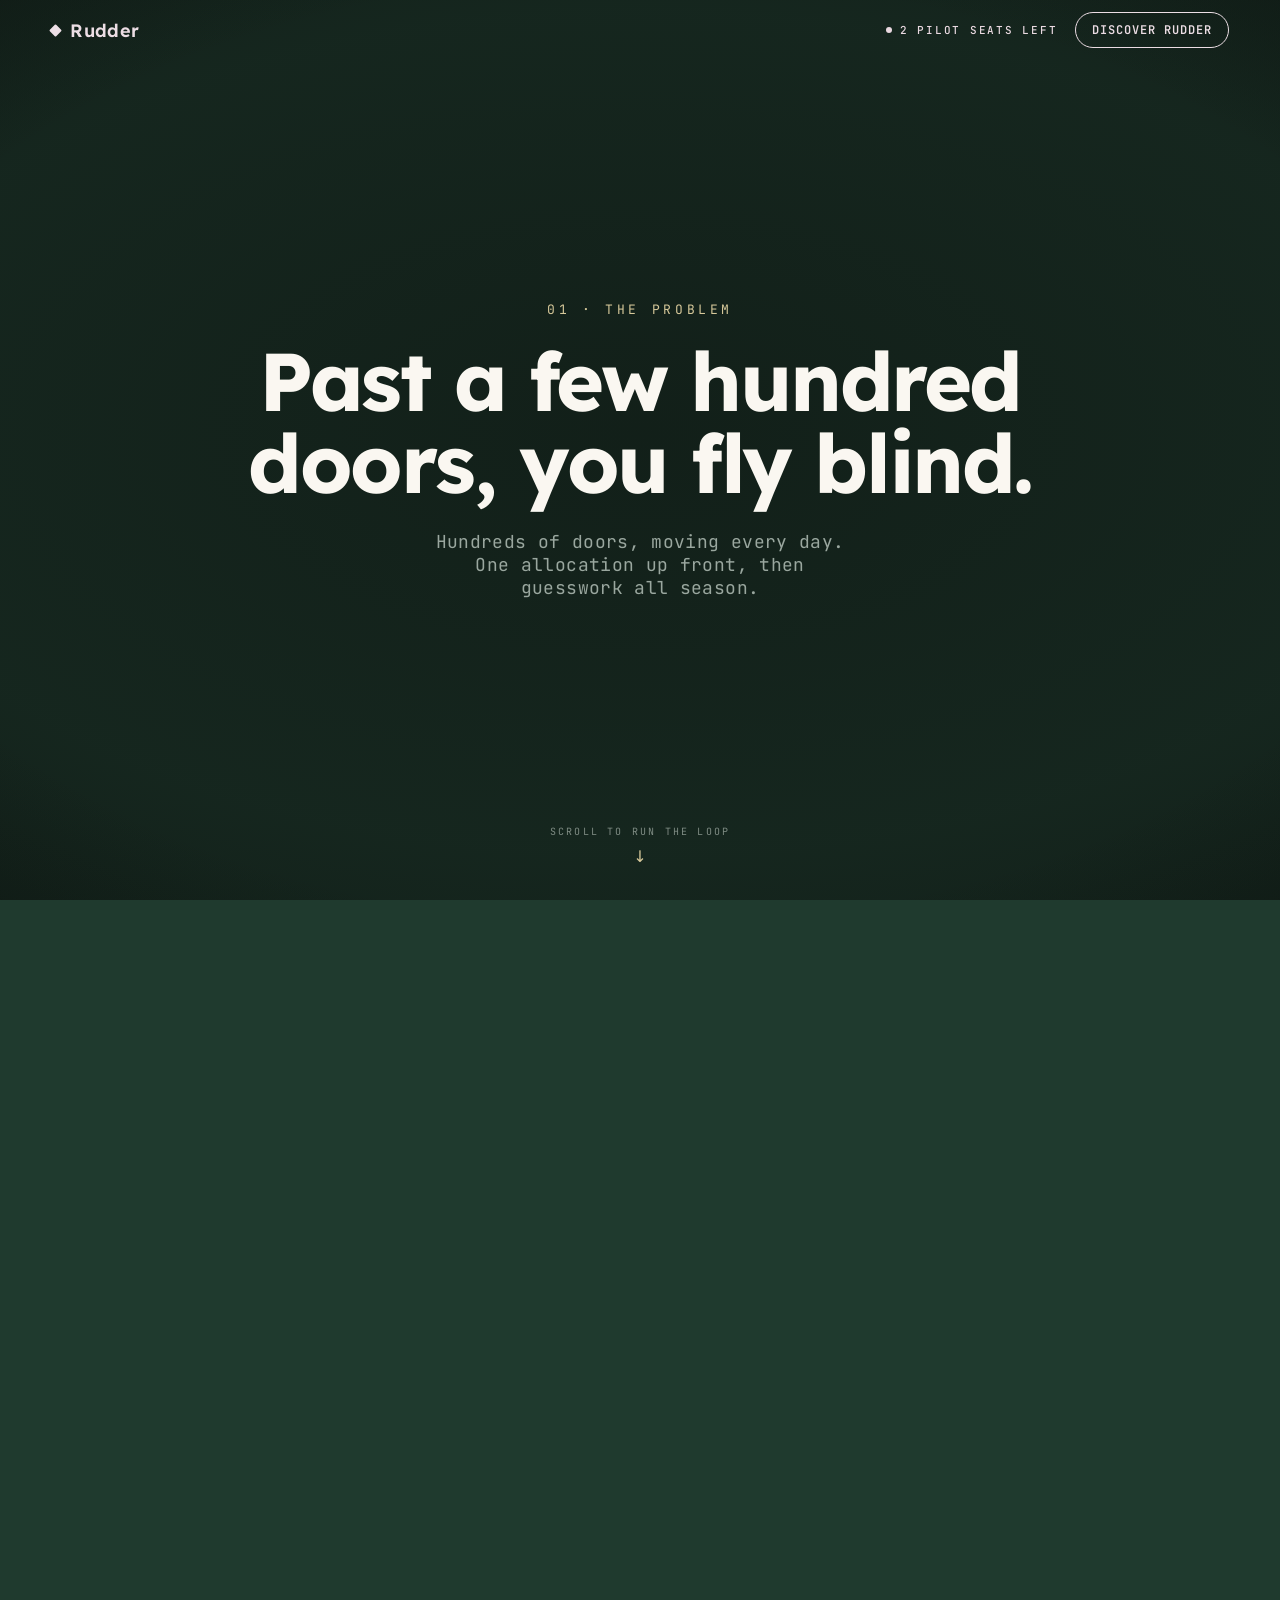
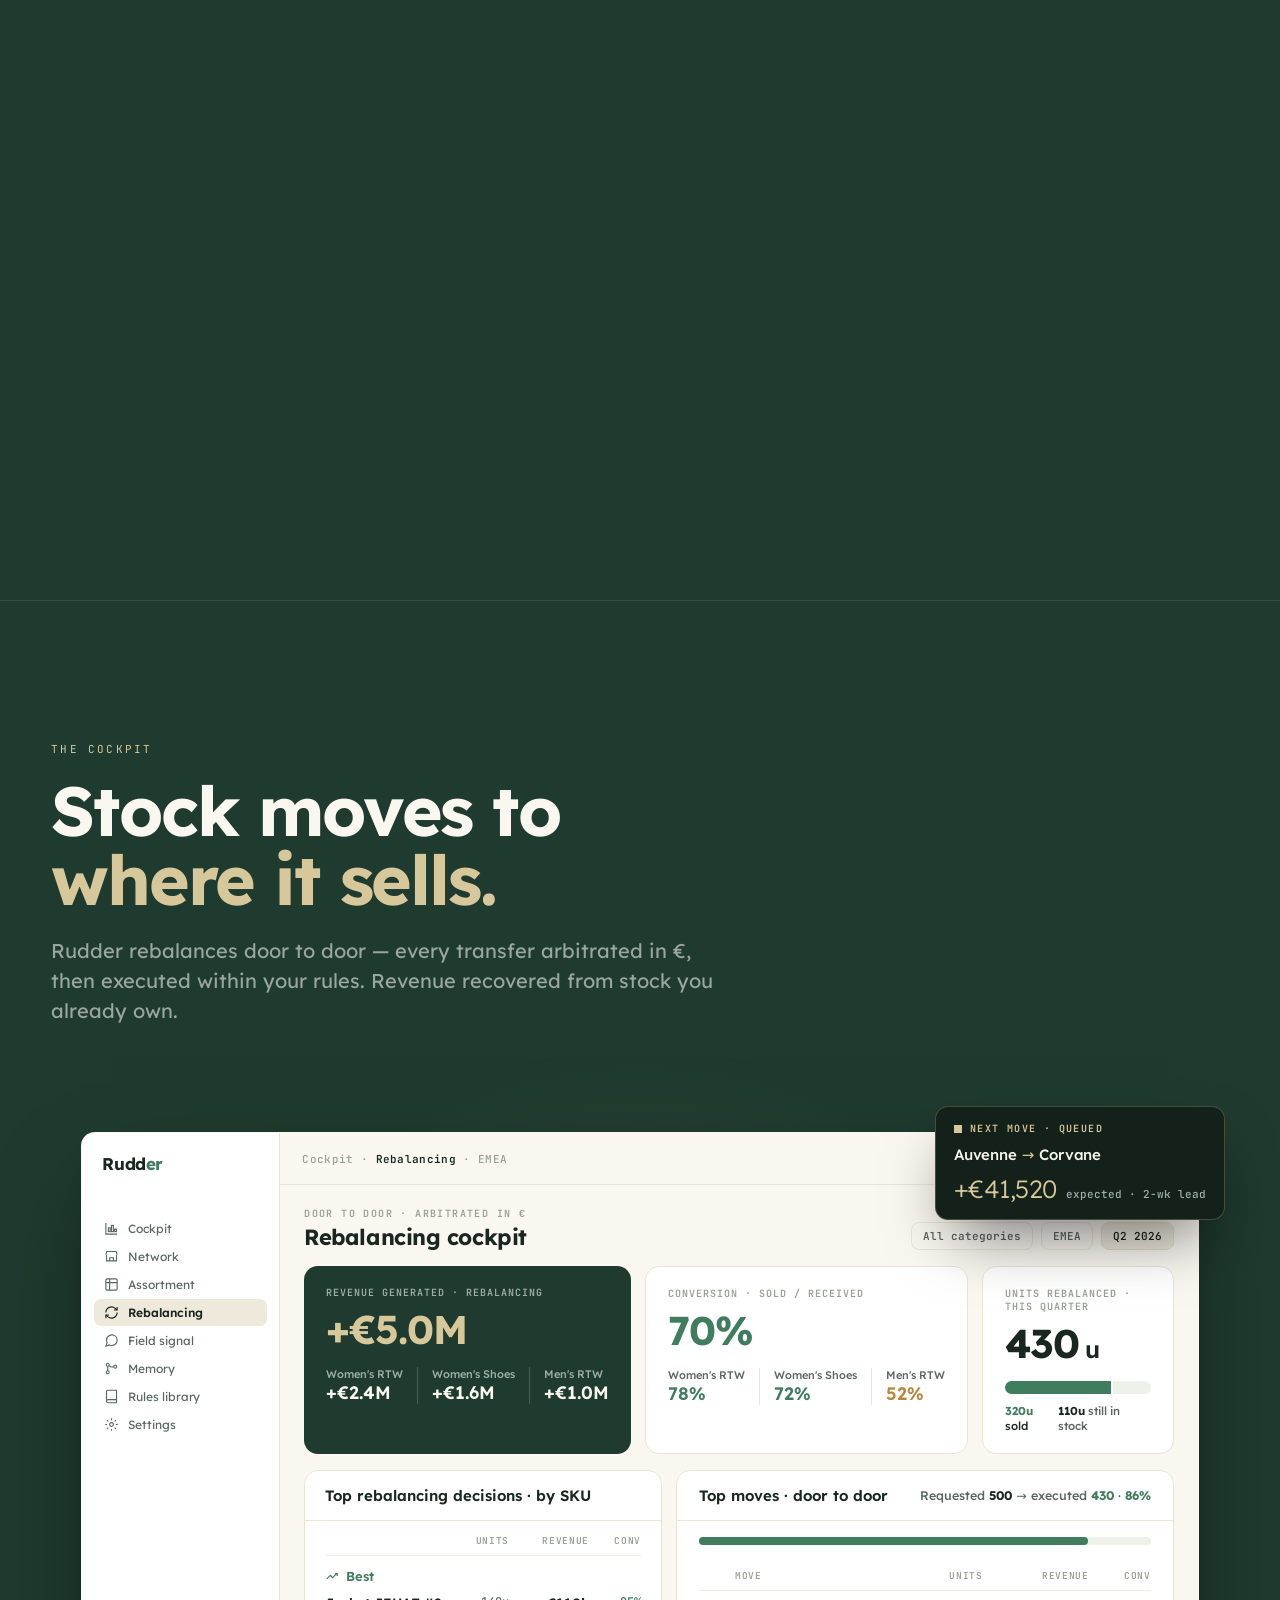
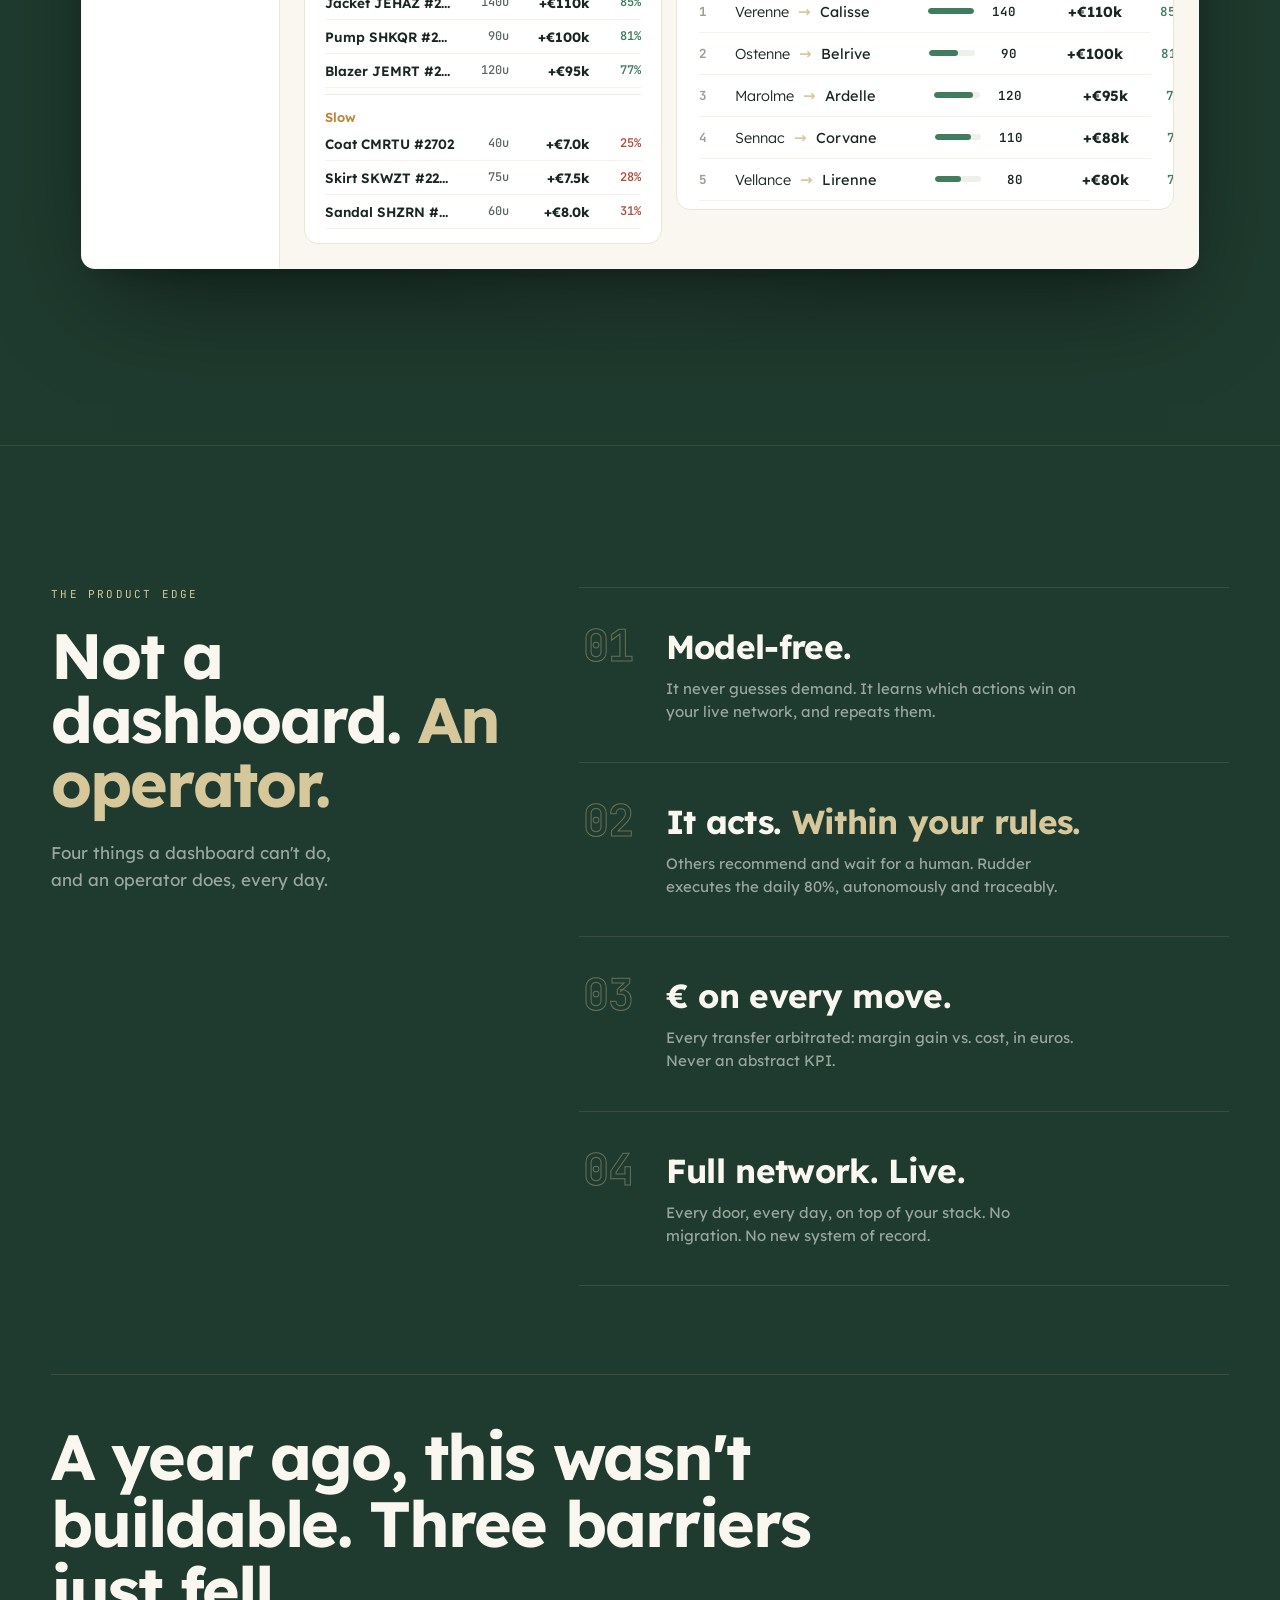
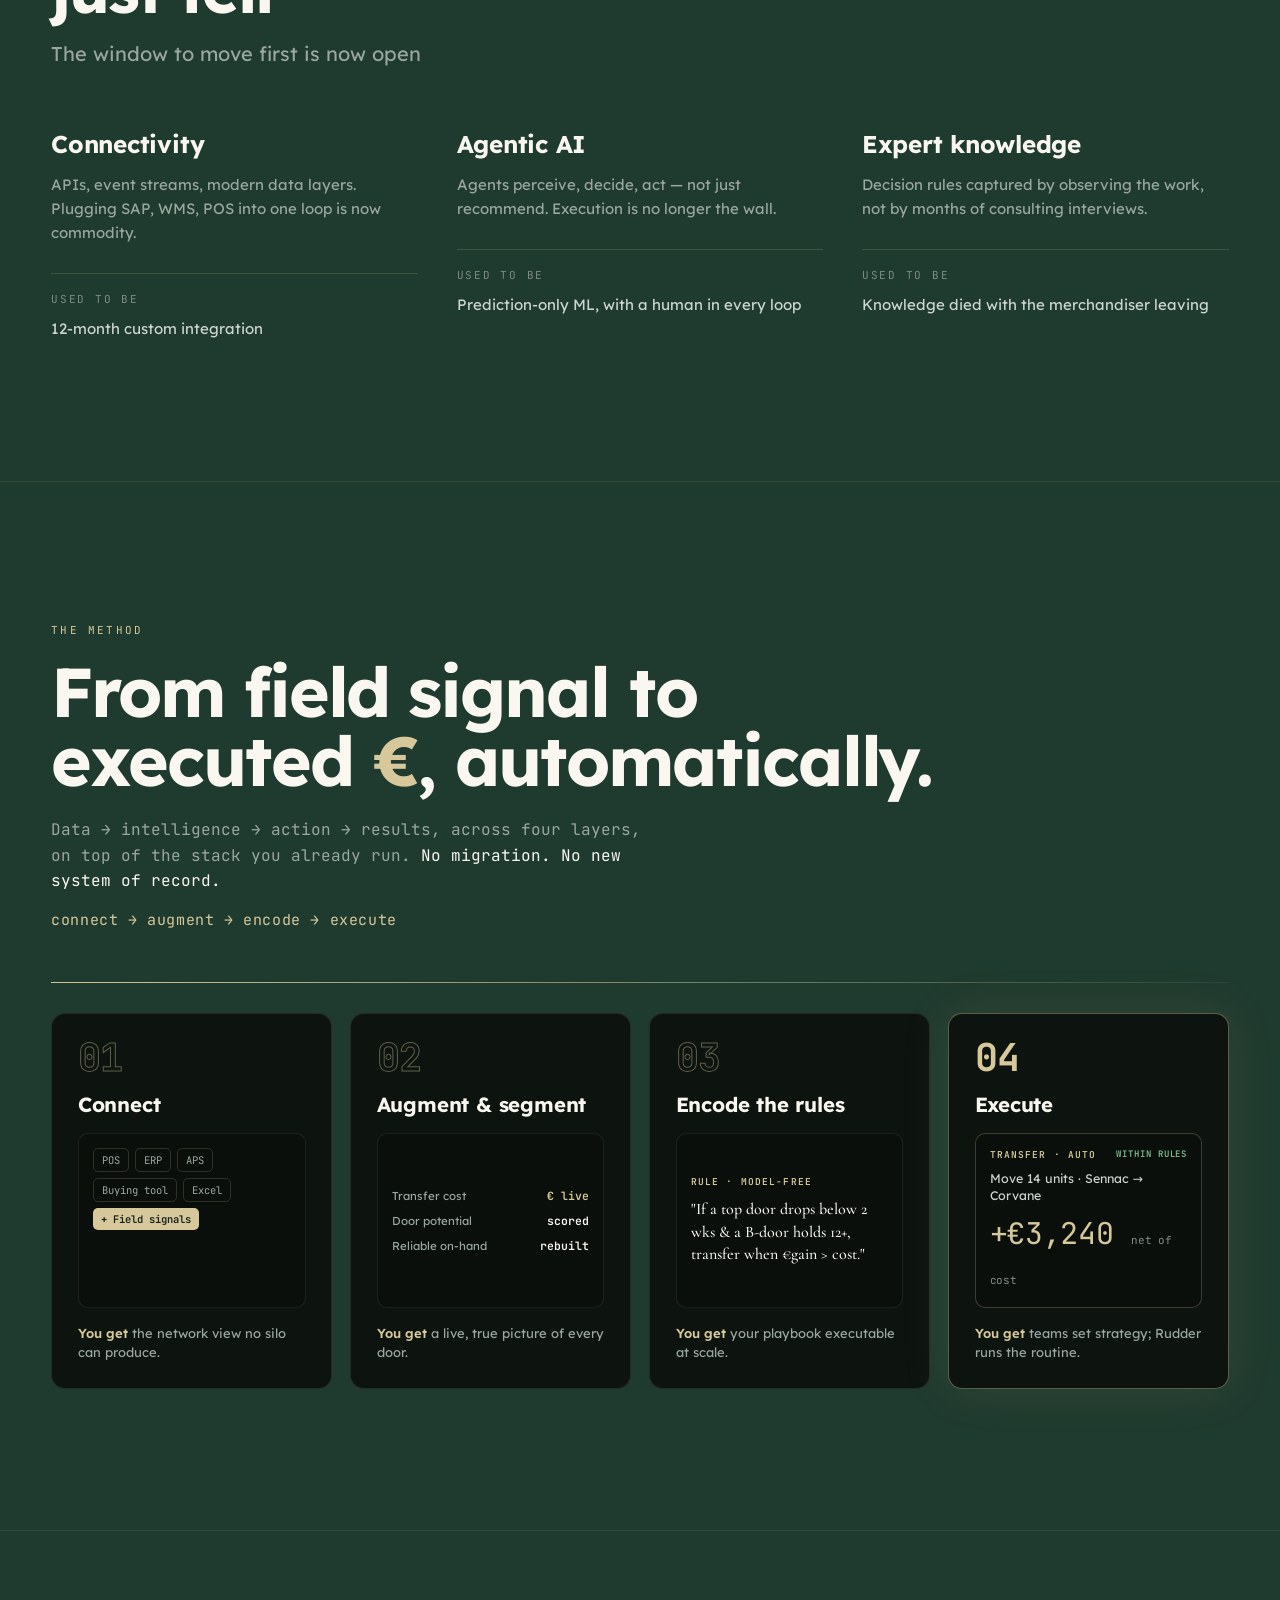
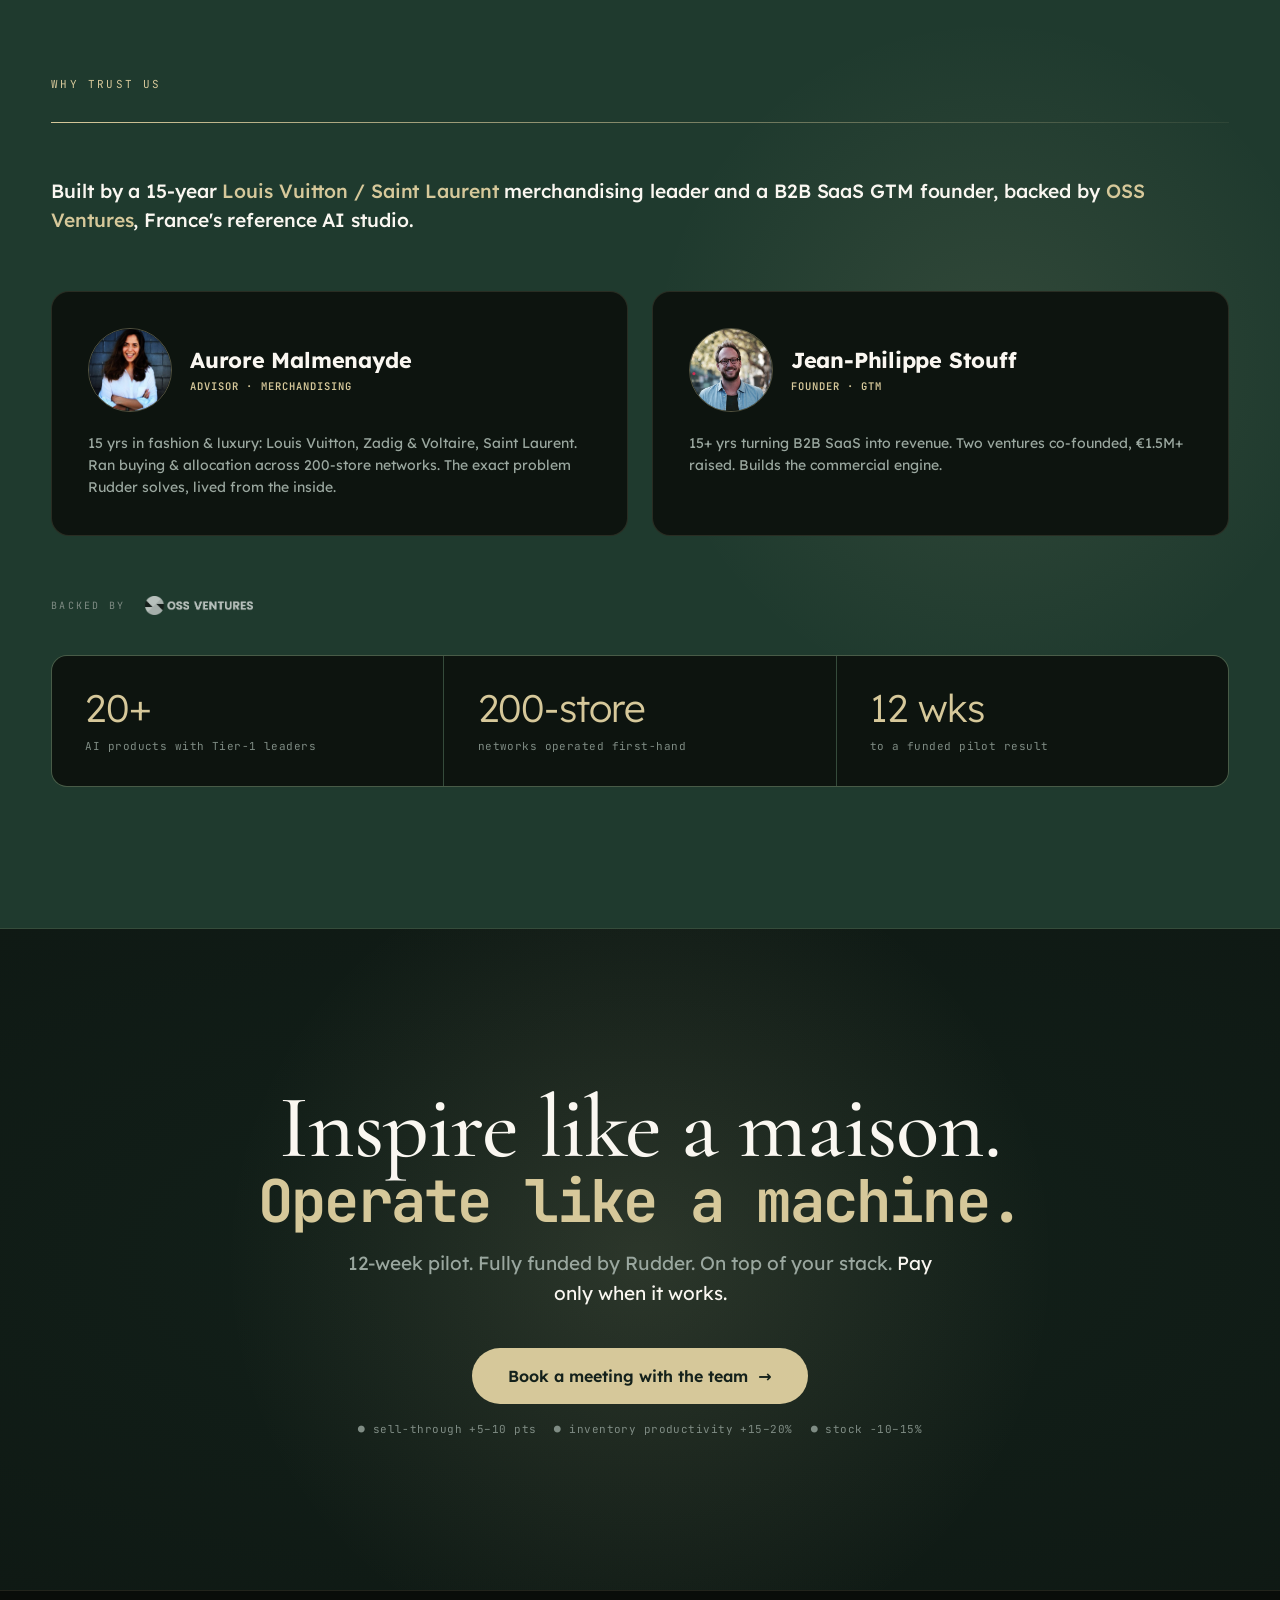
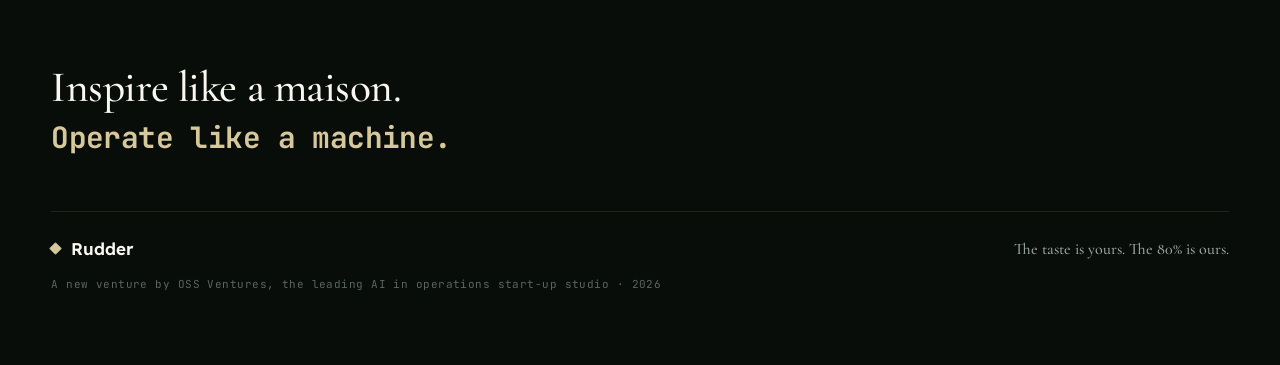
<file: index.html>
<!DOCTYPE html>
<html lang="en">
<head>
<meta charset="utf-8">
<meta name="viewport" content="width=device-width, initial-scale=1">
<title>Rudder — Inspire like a maison. Operate like a machine.</title>
<meta name="description" content="Rudder rebalances door to door — every transfer arbitrated in €, then executed within your rules. Revenue recovered from stock you already own.">
<link rel="preconnect" href="https://fonts.googleapis.com">
<link rel="preconnect" href="https://fonts.gstatic.com" crossorigin>
<link href="https://fonts.googleapis.com/css2?family=Cormorant+Garamond:ital,wght@0,500;0,600;1,400;1,500;1,600&family=JetBrains+Mono:wght@400;500;600;700&family=Lexend:wght@300;400;500;600;700&display=swap" rel="stylesheet">
<style>
  *{box-sizing:border-box}
  html{scroll-behavior:smooth}
  body{margin:0;background:#1f3a2e;font-family:'Lexend',system-ui,sans-serif;-webkit-font-smoothing:antialiased;color:#faf7f1;overflow-x:hidden}
  ::selection{background:#d6c89a;color:#14211b}

  @keyframes blink{0%,100%{opacity:1}50%{opacity:.15}}
  @keyframes bob{0%,100%{transform:translateY(0)}50%{transform:translateY(7px)}}
  @keyframes rUp{from{opacity:0;transform:translateY(38px)}to{opacity:1;transform:translateY(0)}}
  @keyframes rFade{from{opacity:0}to{opacity:1}}
  @keyframes glowPulse{0%,100%{opacity:.45}50%{opacity:.9}}
  @keyframes lineFill{from{transform:scaleX(0)}to{transform:scaleX(1)}}
  @keyframes rLeft{from{opacity:0;transform:translateX(-44px)}to{opacity:1;transform:translateX(0)}}
  @keyframes rRight{from{opacity:0;transform:translateX(44px)}to{opacity:1;transform:translateX(0)}}
  @keyframes rScale{from{opacity:0;transform:scale(.84)}to{opacity:1;transform:scale(1)}}
  @keyframes seatPulse{0%,100%{opacity:.45;transform:scale(1)}50%{opacity:1;transform:scale(1.35)}}
  @keyframes nsPulse{0%{box-shadow:0 0 0 0 rgba(63,125,94,.45)}70%{box-shadow:0 0 0 5px rgba(63,125,94,0)}100%{box-shadow:0 0 0 0 rgba(63,125,94,0)}}
  @keyframes nsFloat{0%,100%{transform:translateY(0)}50%{transform:translateY(-8px)}}

  @media (prefers-reduced-motion:reduce){*{animation-duration:.001s!important}}

  .scroll-animate{
    animation:rUp .85s cubic-bezier(.2,.6,.2,1) both;
    animation-timeline:view();
    animation-range:entry 2% cover 28%;
  }
  .scroll-fade{
    animation:rFade .8s both;
    animation-timeline:view();
    animation-range:entry 0% cover 22%;
  }
  .scroll-left{
    animation:rLeft .9s cubic-bezier(.2,.6,.2,1) both;
    animation-timeline:view();
    animation-range:entry 0% cover 34%;
  }
  .scroll-right{
    animation:rRight .9s cubic-bezier(.2,.6,.2,1) both;
    animation-timeline:view();
    animation-range:entry 0% cover 34%;
  }
  .scroll-scale{
    animation:rScale 1s cubic-bezier(.2,.6,.2,1) both;
    animation-timeline:view();
    animation-range:entry 0% cover 42%;
  }
  .scroll-line{
    animation:lineFill 1.2s cubic-bezier(.2,.6,.2,1) both;
    transform-origin:left;
    animation-timeline:view();
    animation-range:entry 0% cover 38%;
  }

  .edge-row{transition:background .2s ease}
  .edge-row:hover{background:rgba(214,200,154,.035)}

  .cta-btn{transition:background .2s ease, transform .2s ease}
  .cta-btn:hover{background:#e6dcb6!important;transform:translateY(-2px)}

  .oss-link{transition:opacity .2s ease;opacity:.92}
  .oss-link:hover{opacity:1}
  .screen-mobile{display:none}

  /* ─── RESPONSIVE ─── */
  @media (max-width:860px){
    .nav-seats{display:none!important}
    .nav-cta{font-size:11px!important;padding:8px 13px!important}

    .screen-chip{display:none!important}
    .screen-desktop{display:none!important}
    .screen-mobile{display:block!important}

    .edge-grid{grid-template-columns:1fr!important}
    .edge-sticky{position:static!important;top:auto!important;margin-bottom:clamp(32px,4vw,48px)!important}

    .barriers-grid{grid-template-columns:1fr!important;row-gap:40px!important}
    .barriers-grid>div{padding-bottom:40px;border-bottom:1px solid rgba(214,200,154,.1)}

    .method-grid{grid-template-columns:1fr 1fr!important}

    .trust-founders-grid{grid-template-columns:1fr!important}
    .trust-stats-grid{grid-template-columns:1fr!important}

    .footer-bottom{flex-direction:column!important;align-items:flex-start!important;gap:12px!important}
  }

  @media (max-width:480px){
    .method-grid{grid-template-columns:1fr!important}
    .trust-stats-grid{grid-template-columns:1fr 1fr!important}
    .cta-pills{flex-direction:column!important;align-items:center!important;gap:8px!important}
  }
</style>
</head>
<body>
<div style="position:relative;background:#1f3a2e;color:#faf7f1">

  <!-- NAV -->
  <nav style="position:fixed;top:0;left:0;right:0;z-index:90;height:60px;display:flex;align-items:center;justify-content:space-between;padding:0 clamp(18px,4vw,52px);mix-blend-mode:difference">
    <a href="#top" style="display:flex;align-items:center;gap:10px;text-decoration:none">
      <span style="width:9px;height:9px;background:#fff;border-radius:1px;transform:rotate(45deg);display:inline-block"></span>
      <span style="font-size:18px;font-weight:600;letter-spacing:.02em;color:#fff">Rudder</span>
    </a>
    <div style="display:flex;align-items:center;gap:18px">
      <span class="nav-seats" style="display:flex;align-items:center;gap:8px;font-family:'JetBrains Mono',monospace;font-size:11px;font-weight:500;letter-spacing:.16em;text-transform:uppercase;color:#fff">
        <span style="width:6px;height:6px;border-radius:999px;background:#fff;display:inline-block;animation:seatPulse 2.4s ease-in-out infinite"></span>2 pilot seats left
      </span>
      <a href="https://calendar.app.google/Ge5XpponypEPQrYH9" target="_blank" rel="noopener" class="nav-cta" style="font-family:'JetBrains Mono',monospace;font-size:12px;font-weight:600;letter-spacing:.08em;text-transform:uppercase;color:#fff;border:1px solid #fff;padding:9px 16px;border-radius:999px;text-decoration:none">Discover Rudder</a>
    </div>
  </nav>

  <div id="top"></div>
  <!-- ====== STORY: scroll-scrubbed hero ====== -->
  <div id="story-wrap" style="position:relative;height:600vh">
    <div style="position:sticky;top:0;height:100vh;overflow:hidden;background:#1f3a2e">
      <video autoplay muted loop playsinline aria-hidden="true" style="position:absolute;inset:0;width:100%;height:100%;object-fit:cover;opacity:.5;z-index:0;pointer-events:none">
        <source src="images/cta-bg.mp4" type="video/mp4">
      </video>
      <div style="position:absolute;inset:0;z-index:0;pointer-events:none;background:radial-gradient(115% 85% at 50% 48%,rgba(10,15,12,.62),rgba(10,15,12,.46) 55%,rgba(10,15,12,.74))"></div>
      <div style="position:absolute;inset:0;z-index:2;pointer-events:none;background:radial-gradient(120% 100% at 50% 50%,transparent 52%,rgba(10,15,12,.88) 100%)"></div>

      <!-- kinetic beats container -->
      <div id="beats-container" style="position:absolute;inset:0;z-index:3;pointer-events:none">
        <div class="beat" data-beat="0" style="position:absolute;inset:0;display:flex;flex-direction:column;align-items:center;justify-content:center;text-align:center;padding:0 24px;opacity:1;transform:translateY(0);transition:opacity .55s ease,transform .7s cubic-bezier(.2,.6,.2,1)">
          <div style="font-family:'JetBrains Mono',monospace;font-size:clamp(10px,1.1vw,13px);letter-spacing:.28em;text-transform:uppercase;color:#d6c89a;margin-bottom:22px">01 · The problem</div>
          <div style="font-size:clamp(38px,6.4vw,104px);font-weight:700;line-height:1.0;letter-spacing:-.03em;color:#faf7f1;max-width:16ch;text-wrap:balance">Past a few hundred doors, you fly blind.</div>
          <div style="font-family:'JetBrains Mono',monospace;font-size:clamp(13px,1.4vw,18px);letter-spacing:.02em;color:#9aa79f;margin-top:26px;max-width:40ch">Hundreds of doors, moving every day. One allocation up front, then guesswork all season.</div>
        </div>
        <div class="beat" data-beat="1" style="position:absolute;inset:0;display:flex;flex-direction:column;align-items:center;justify-content:center;text-align:center;padding:0 24px;opacity:0;transform:translateY(18px);transition:opacity .55s ease,transform .7s cubic-bezier(.2,.6,.2,1)">
          <div style="font-family:'JetBrains Mono',monospace;font-size:clamp(10px,1.1vw,13px);letter-spacing:.28em;text-transform:uppercase;color:#d6c89a;margin-bottom:22px">02 · The opportunity</div>
          <div style="font-size:clamp(38px,6.4vw,104px);font-weight:700;line-height:1.0;letter-spacing:-.03em;color:#faf7f1;max-width:16ch;text-wrap:balance">The signals are there. No one is listening.</div>
          <div style="font-family:'JetBrains Mono',monospace;font-size:clamp(13px,1.4vw,18px);letter-spacing:.02em;color:#9aa79f;margin-top:26px;max-width:40ch">1,000+ field signals a week. None aggregate. None get actioned.</div>
        </div>
        <div class="beat" data-beat="2" style="position:absolute;inset:0;display:flex;flex-direction:column;align-items:center;justify-content:center;text-align:center;padding:0 24px;opacity:0;transform:translateY(18px);transition:opacity .55s ease,transform .7s cubic-bezier(.2,.6,.2,1)">
          <div style="font-family:'JetBrains Mono',monospace;font-size:clamp(10px,1.1vw,13px);letter-spacing:.28em;text-transform:uppercase;color:#d6c89a;margin-bottom:22px">03 · Meet Rudder</div>
          <div style="font-size:clamp(34px,5.4vw,88px);font-weight:700;line-height:1.0;letter-spacing:-.03em;color:#faf7f1;max-width:18ch;text-wrap:balance">One signal, one system, for the entire network.</div>
          <div style="font-family:'JetBrains Mono',monospace;font-size:clamp(13px,1.4vw,18px);letter-spacing:.02em;color:#9aa79f;margin-top:26px;max-width:40ch">It plugs in on top of your stack and reads every door, live. No migration.</div>
        </div>
        <div class="beat" data-beat="3" style="position:absolute;inset:0;display:flex;flex-direction:column;align-items:center;justify-content:center;text-align:center;padding:0 24px;opacity:0;transform:translateY(18px);transition:opacity .55s ease,transform .7s cubic-bezier(.2,.6,.2,1)">
          <div style="font-family:'JetBrains Mono',monospace;font-size:clamp(10px,1.1vw,13px);letter-spacing:.28em;text-transform:uppercase;color:#d6c89a;margin-bottom:22px">04 · How it works</div>
          <div style="font-size:clamp(38px,6.4vw,104px);font-weight:700;line-height:1.0;letter-spacing:-.03em;color:#faf7f1;max-width:16ch;text-wrap:balance">From blind to live.</div>
          <div style="font-family:'JetBrains Mono',monospace;font-size:clamp(13px,1.4vw,18px);letter-spacing:.02em;color:#9aa79f;margin-top:26px;max-width:40ch">Every door finally pilotable. One loop. 100% of the network.</div>
        </div>
        <div class="beat" data-beat="4" style="position:absolute;inset:0;display:flex;flex-direction:column;align-items:center;justify-content:center;text-align:center;padding:0 24px;opacity:0;transform:translateY(18px);transition:opacity .55s ease,transform .7s cubic-bezier(.2,.6,.2,1)">
          <div style="font-family:'JetBrains Mono',monospace;font-size:clamp(10px,1.1vw,13px);letter-spacing:.28em;text-transform:uppercase;color:#d6c89a;margin-bottom:22px">05 · The payoff</div>
          <div style="font-size:clamp(38px,6.4vw,104px);font-weight:700;line-height:1.0;letter-spacing:-.03em;color:#faf7f1;max-width:16ch;text-wrap:balance">It acts. Every move priced in €.</div>
          <div style="font-family:'JetBrains Mono',monospace;font-size:clamp(13px,1.4vw,18px);letter-spacing:.02em;color:#9aa79f;margin-top:26px;max-width:40ch">Margin gained vs. cost to move it. Arbitrated, then executed within your rules.</div>
        </div>
      </div>

      <!-- scroll hint -->
      <div id="scroll-hint" style="position:absolute;left:50%;bottom:34px;z-index:3;transform:translateX(-50%);display:flex;flex-direction:column;align-items:center;gap:8px;opacity:1;transition:opacity .5s ease;pointer-events:none">
        <span style="font-family:'JetBrains Mono',monospace;font-size:10px;letter-spacing:.22em;text-transform:uppercase;color:#7f8c84">Scroll to run the loop</span>
        <span style="color:#d6c89a;font-size:16px;animation:bob 1.6s ease-in-out infinite">↓</span>
      </div>
    </div>
  </div>

  <!-- ====== PRODUCT SCREEN ====== -->
  <section id="screen" style="position:relative;overflow:hidden;padding:clamp(90px,11vw,160px) clamp(18px,4vw,52px);background:#1f3a2e;border-top:1px solid rgba(214,200,154,.12)">
    <div style="max-width:1180px;margin:0 auto;position:relative;z-index:2">
      <div class="scroll-fade" style="font-family:'JetBrains Mono',monospace;font-size:11px;letter-spacing:.2em;text-transform:uppercase;color:#d6c89a;margin-bottom:20px">The cockpit</div>
      <h2 class="scroll-animate" style="margin:0 0 22px;font-size:clamp(34px,5.4vw,80px);font-weight:700;line-height:1.0;letter-spacing:-.03em;max-width:15ch">Stock moves to <span style="color:#d6c89a">where it sells.</span></h2>
      <p class="scroll-animate" style="margin:0;font-size:clamp(15px,1.6vw,20px);line-height:1.5;color:#9aa79f;max-width:56ch;animation-delay:.08s">Rudder rebalances door to door &mdash; every transfer arbitrated in &euro;, then executed within your rules. Revenue recovered from stock you already own.</p>
    </div>

    <!-- floating product window — desktop -->
    <div class="screen-desktop screen-scroll-wrap" style="position:relative;z-index:2;max-width:1240px;margin:clamp(44px,5.5vw,80px) auto 0">
      <div style="position:absolute;top:50%;left:50%;transform:translate(-50%,-50%);width:90%;height:128%;border-radius:999px;background:radial-gradient(circle,rgba(214,200,154,.13),transparent 62%);pointer-events:none;animation:glowPulse 9s ease-in-out infinite"></div>
      <div class="scroll-scale">
        <!-- REBALANCING SCREEN (inlined) -->
        <div class="screen-inner" style="position:relative;width:100%;display:flex;align-items:center;justify-content:center;padding:36px 30px;box-sizing:border-box;font-family:'Lexend',system-ui,sans-serif;font-weight:500">
          <div style="position:relative;width:100%;max-width:1180px">
            <div style="display:flex;background:#faf7f1;border-radius:14px;overflow:hidden;box-shadow:0 44px 100px -30px rgba(0,0,0,.55),0 12px 30px -16px rgba(0,0,0,.36);border:1px solid rgba(255,255,255,.06)">
              <!-- sidebar -->
              <aside style="width:198px;flex-shrink:0;background:#ffffff;border-right:1px solid #ece4d4;padding:18px 12px;display:flex;flex-direction:column">
                <div style="display:flex;align-items:center;padding:2px 8px 16px">
                  <span style="font-weight:700;font-size:17px;letter-spacing:-.02em;color:#1a2620">Rudd<span style="color:#3f7d5e">er</span></span>
                </div>
                <div style="font-family:'JetBrains Mono',monospace;font-size:9.5px;font-weight:600;letter-spacing:.13em;text-transform:uppercase;color:#9a9f95;padding:6px 10px">&nbsp;</div>
                <nav style="display:flex;flex-direction:column;gap:1px">
                  <div style="display:flex;align-items:center;gap:9px;padding:6px 10px;border-radius:7px">
                    <svg viewBox="0 0 24 24" fill="none" stroke="#5a6660" stroke-width="1.8" style="width:15px;height:15px;flex-shrink:0"><path d="M3 3v18h18"/><rect x="7" y="11" width="3" height="6"/><rect x="12" y="7" width="3" height="10"/><rect x="17" y="13" width="3" height="4"/></svg>
                    <span style="font-size:12px;font-weight:400;color:#5a6660;letter-spacing:-.005em">Cockpit</span>
                  </div>
                  <div style="display:flex;align-items:center;gap:9px;padding:6px 10px;border-radius:7px">
                    <svg viewBox="0 0 24 24" fill="none" stroke="#5a6660" stroke-width="1.8" style="width:15px;height:15px;flex-shrink:0"><path d="M3 9 4.5 4h15L21 9"/><path d="M4 9v10h16V9"/><path d="M9 19v-5h6v5"/></svg>
                    <span style="font-size:12px;font-weight:400;color:#5a6660;letter-spacing:-.005em">Network</span>
                  </div>
                  <div style="display:flex;align-items:center;gap:9px;padding:6px 10px;border-radius:7px">
                    <svg viewBox="0 0 24 24" fill="none" stroke="#5a6660" stroke-width="1.8" style="width:15px;height:15px;flex-shrink:0"><rect x="3" y="3" width="18" height="18" rx="2"/><path d="M3 9h18M9 3v18"/></svg>
                    <span style="font-size:12px;font-weight:400;color:#5a6660;letter-spacing:-.005em">Assortment</span>
                  </div>
                  <div style="display:flex;align-items:center;gap:9px;padding:6px 10px;border-radius:7px;background:#efe9dc">
                    <svg viewBox="0 0 24 24" fill="none" stroke="#1a2620" stroke-width="1.8" style="width:15px;height:15px;flex-shrink:0"><path d="M3 12a9 9 0 0 1 15-6.7L21 8"/><path d="M21 3v5h-5"/><path d="M21 12a9 9 0 0 1-15 6.7L3 16"/><path d="M3 21v-5h5"/></svg>
                    <span style="font-size:12px;font-weight:600;color:#1a2620;letter-spacing:-.005em">Rebalancing</span>
                  </div>
                  <div style="display:flex;align-items:center;gap:9px;padding:6px 10px;border-radius:7px">
                    <svg viewBox="0 0 24 24" fill="none" stroke="#5a6660" stroke-width="1.8" style="width:15px;height:15px;flex-shrink:0"><path d="M21 11.5a8.4 8.4 0 0 1-.9 3.8 8.5 8.5 0 0 1-7.6 4.7 8.4 8.4 0 0 1-3.8-.9L3 21l1.9-5.7a8.4 8.4 0 0 1-.9-3.8 8.5 8.5 0 0 1 4.7-7.6 8.4 8.4 0 0 1 3.8-.9h.5a8.48 8.48 0 0 1 8 8v.5z"/></svg>
                    <span style="font-size:12px;font-weight:400;color:#5a6660;letter-spacing:-.005em">Field signal</span>
                  </div>
                  <div style="display:flex;align-items:center;gap:9px;padding:6px 10px;border-radius:7px">
                    <svg viewBox="0 0 24 24" fill="none" stroke="#5a6660" stroke-width="1.8" style="width:15px;height:15px;flex-shrink:0"><circle cx="6" cy="6" r="2.4"/><circle cx="6" cy="18" r="2.4"/><circle cx="18" cy="9" r="2.4"/><path d="M6 8.4v7.2M8.4 7.4A6 6 0 0 0 15.4 9"/></svg>
                    <span style="font-size:12px;font-weight:400;color:#5a6660;letter-spacing:-.005em">Memory</span>
                  </div>
                  <div style="display:flex;align-items:center;gap:9px;padding:6px 10px;border-radius:7px">
                    <svg viewBox="0 0 24 24" fill="none" stroke="#5a6660" stroke-width="1.8" style="width:15px;height:15px;flex-shrink:0"><path d="M4 19.5A2.5 2.5 0 0 1 6.5 17H20"/><path d="M6.5 2H20v20H6.5A2.5 2.5 0 0 1 4 19.5v-15A2.5 2.5 0 0 1 6.5 2z"/></svg>
                    <span style="font-size:12px;font-weight:400;color:#5a6660;letter-spacing:-.005em">Rules library</span>
                  </div>
                  <div style="display:flex;align-items:center;gap:9px;padding:6px 10px;border-radius:7px">
                    <svg viewBox="0 0 24 24" fill="none" stroke="#5a6660" stroke-width="1.8" style="width:15px;height:15px;flex-shrink:0"><circle cx="12" cy="12" r="3"/><path d="M12 2v3M12 19v3M4.9 4.9l2.1 2.1M17 17l2.1 2.1M2 12h3M19 12h3M4.9 19.1 7 17M17 7l2.1-2.1"/></svg>
                    <span style="font-size:12px;font-weight:400;color:#5a6660;letter-spacing:-.005em">Settings</span>
                  </div>
                </nav>
              </aside>
              <!-- main -->
              <div style="flex:1;min-width:0;display:flex;flex-direction:column">
                <div style="height:52px;display:flex;align-items:center;gap:10px;padding:0 22px;border-bottom:1px solid #ece4d4">
                  <span style="font-family:'JetBrains Mono',monospace;font-size:11px;color:#9a9f95;letter-spacing:.03em">Cockpit · <span style="color:#1a2620;font-weight:600">Rebalancing</span> · EMEA</span>
                  <span style="margin-left:auto;display:inline-flex;align-items:center;gap:6px;font-size:11px;font-weight:600;color:#5a6660;border:1px solid #ece4d4;border-radius:999px;padding:4px 11px">
                    <span style="width:6px;height:6px;border-radius:999px;background:#3f7d5e;animation:nsPulse 2.2s infinite"></span>Live · Q2 2026
                  </span>
                </div>
                <div style="padding:22px 24px 24px;display:flex;flex-direction:column;gap:16px">
                  <div style="display:flex;align-items:flex-end;justify-content:space-between;gap:22px">
                    <div>
                      <div style="font-family:'JetBrains Mono',monospace;font-size:10px;font-weight:600;letter-spacing:.14em;text-transform:uppercase;color:#9a9f95">Door to door · arbitrated in €</div>
                      <h1 style="font-size:22px;font-weight:700;letter-spacing:-.02em;color:#1a2620;margin:6px 0 0;line-height:1.05">Rebalancing cockpit</h1>
                    </div>
                    <div style="display:flex;gap:8px">
                      <span style="font-family:'JetBrains Mono',monospace;font-size:11px;font-weight:600;color:#5a6660;border:1px solid #ece4d4;border-radius:8px;padding:6px 11px">All categories</span>
                      <span style="font-family:'JetBrains Mono',monospace;font-size:11px;font-weight:600;color:#5a6660;border:1px solid #ece4d4;border-radius:8px;padding:6px 11px">EMEA</span>
                      <span style="font-family:'JetBrains Mono',monospace;font-size:11px;font-weight:600;color:#1a2620;background:#efe9dc;border:1px solid #e4dcc8;border-radius:8px;padding:6px 11px">Q2 2026</span>
                    </div>
                  </div>
                  <!-- KPI row -->
                  <div style="display:grid;grid-template-columns:1.2fr 1fr 1fr;gap:14px">
                    <div style="background:#1f3a2e;border-radius:14px;padding:20px 22px;display:flex;flex-direction:column">
                      <span style="font-family:'JetBrains Mono',monospace;font-size:10px;font-weight:600;letter-spacing:.1em;text-transform:uppercase;color:#9fb0a6">Revenue generated · rebalancing</span>
                      <div style="font-size:40px;font-weight:700;color:#d6c89a;letter-spacing:-.025em;line-height:1;margin-top:10px">+€5.0M</div>
                      <div style="display:flex;gap:14px;margin-top:18px">
                        <div><div style="font-size:11px;color:#9fb0a6;white-space:nowrap">Women's RTW</div><div style="font-size:18px;font-weight:600;color:#faf7f1;white-space:nowrap">+€2.4M</div></div>
                        <div style="width:1px;background:rgba(255,255,255,.18)"></div>
                        <div><div style="font-size:11px;color:#9fb0a6;white-space:nowrap">Women's Shoes</div><div style="font-size:18px;font-weight:600;color:#faf7f1;white-space:nowrap">+€1.6M</div></div>
                        <div style="width:1px;background:rgba(255,255,255,.18)"></div>
                        <div><div style="font-size:11px;color:#9fb0a6;white-space:nowrap">Men's RTW</div><div style="font-size:18px;font-weight:600;color:#faf7f1;white-space:nowrap">+€1.0M</div></div>
                      </div>
                    </div>
                    <div style="background:#ffffff;border:1px solid #ece4d4;border-radius:14px;padding:20px 22px;display:flex;flex-direction:column">
                      <span style="font-family:'JetBrains Mono',monospace;font-size:10px;font-weight:600;letter-spacing:.1em;text-transform:uppercase;color:#9a9f95">Conversion · sold / received</span>
                      <div style="font-size:40px;font-weight:700;color:#3f7d5e;letter-spacing:-.025em;line-height:1;margin-top:10px">70%</div>
                      <div style="display:flex;gap:14px;margin-top:18px">
                        <div><div style="font-size:11px;color:#5a6660;white-space:nowrap">Women's RTW</div><div style="font-size:18px;font-weight:600;color:#3f7d5e">78%</div></div>
                        <div style="width:1px;background:#ece4d4"></div>
                        <div><div style="font-size:11px;color:#5a6660;white-space:nowrap">Women's Shoes</div><div style="font-size:18px;font-weight:600;color:#3f7d5e">72%</div></div>
                        <div style="width:1px;background:#ece4d4"></div>
                        <div><div style="font-size:11px;color:#5a6660;white-space:nowrap">Men's RTW</div><div style="font-size:18px;font-weight:600;color:#b8863c">52%</div></div>
                      </div>
                    </div>
                    <div style="background:#ffffff;border:1px solid #ece4d4;border-radius:14px;padding:20px 22px;display:flex;flex-direction:column">
                      <span style="font-family:'JetBrains Mono',monospace;font-size:10px;font-weight:600;letter-spacing:.1em;text-transform:uppercase;color:#9a9f95">Units rebalanced · this quarter</span>
                      <div style="font-size:40px;font-weight:700;color:#1a2620;letter-spacing:-.025em;line-height:1;margin-top:10px">430<span style="font-size:24px;font-weight:600"> u</span></div>
                      <div style="margin-top:18px">
                        <div style="display:flex;height:13px;border-radius:999px;overflow:hidden;gap:2px">
                          <div style="width:74%;background:#3f7d5e"></div><div style="width:26%;background:#eef0ea"></div>
                        </div>
                        <div style="display:flex;justify-content:space-between;margin-top:9px;font-size:11.5px">
                          <span style="color:#1a2620"><b style="color:#3f7d5e">320u</b> sold</span>
                          <span style="color:#5a6660"><b style="color:#1a2620">110u</b> still in stock</span>
                        </div>
                      </div>
                    </div>
                  </div>
                  <!-- lower zone -->
                  <div style="display:grid;grid-template-columns:.92fr 1.28fr;gap:14px;align-items:start">
                    <!-- SKU decisions -->
                    <div style="background:#ffffff;border:1px solid #ece4d4;border-radius:14px;overflow:hidden">
                      <div style="display:flex;align-items:center;gap:10px;padding:15px 20px;border-bottom:1px solid #ece4d4">
                        <span style="font-size:15px;font-weight:600;color:#1a2620">Top rebalancing decisions · by SKU</span>
                      </div>
                      <div style="padding:2px 20px 14px">
                        <div style="display:grid;grid-template-columns:1fr 44px 70px 42px;gap:10px;padding:11px 0 8px;border-bottom:1px solid #f2ecdf">
                          <span></span>
                          <span style="font-family:'JetBrains Mono',monospace;font-size:9.5px;font-weight:600;letter-spacing:.07em;text-transform:uppercase;color:#9a9f95;text-align:right">Units</span>
                          <span style="font-family:'JetBrains Mono',monospace;font-size:9.5px;font-weight:600;letter-spacing:.07em;text-transform:uppercase;color:#9a9f95;text-align:right">Revenue</span>
                          <span style="font-family:'JetBrains Mono',monospace;font-size:9.5px;font-weight:600;letter-spacing:.07em;text-transform:uppercase;color:#9a9f95;text-align:right">Conv</span>
                        </div>
                        <div style="display:flex;align-items:center;gap:7px;padding:12px 0 2px;font-size:13px;font-weight:600;color:#3f7d5e">
                          <svg viewBox="0 0 24 24" fill="none" stroke="#3f7d5e" stroke-width="2" style="width:14px;height:14px"><path d="M3 17l6-6 4 4 7-7"/><path d="M17 8h4v4"/></svg>Best
                        </div>
                        <div style="display:grid;grid-template-columns:1fr 44px 70px 42px;gap:10px;align-items:center;padding:8px 0;border-bottom:1px solid #f7f2e8">
                          <span style="font-size:13.5px;font-weight:600;color:#1a2620;white-space:nowrap;overflow:hidden;text-overflow:ellipsis">Jacket JEHAZ #2451</span>
                          <span style="font-family:'JetBrains Mono',monospace;font-size:12px;color:#5a6660;text-align:right">140u</span>
                          <span style="font-size:13.5px;font-weight:700;color:#1a2620;text-align:right">+€110k</span>
                          <span style="font-family:'JetBrains Mono',monospace;font-size:12px;font-weight:600;color:#3f7d5e;text-align:right">85%</span>
                        </div>
                        <div style="display:grid;grid-template-columns:1fr 44px 70px 42px;gap:10px;align-items:center;padding:8px 0;border-bottom:1px solid #f7f2e8">
                          <span style="font-size:13.5px;font-weight:600;color:#1a2620;white-space:nowrap;overflow:hidden;text-overflow:ellipsis">Pump SHKQR #2890</span>
                          <span style="font-family:'JetBrains Mono',monospace;font-size:12px;color:#5a6660;text-align:right">90u</span>
                          <span style="font-size:13.5px;font-weight:700;color:#1a2620;text-align:right">+€100k</span>
                          <span style="font-family:'JetBrains Mono',monospace;font-size:12px;font-weight:600;color:#3f7d5e;text-align:right">81%</span>
                        </div>
                        <div style="display:grid;grid-template-columns:1fr 44px 70px 42px;gap:10px;align-items:center;padding:8px 0;border-bottom:1px solid #f7f2e8">
                          <span style="font-size:13.5px;font-weight:600;color:#1a2620;white-space:nowrap;overflow:hidden;text-overflow:ellipsis">Blazer JEMRT #2317</span>
                          <span style="font-family:'JetBrains Mono',monospace;font-size:12px;color:#5a6660;text-align:right">120u</span>
                          <span style="font-size:13.5px;font-weight:700;color:#1a2620;text-align:right">+€95k</span>
                          <span style="font-family:'JetBrains Mono',monospace;font-size:12px;font-weight:600;color:#3f7d5e;text-align:right">77%</span>
                        </div>
                        <div style="display:flex;align-items:center;gap:7px;padding:14px 0 2px;margin-top:6px;border-top:1px solid #f2ecdf;font-size:13px;font-weight:600;color:#b8863c">Slow</div>
                        <div style="display:grid;grid-template-columns:1fr 44px 70px 42px;gap:10px;align-items:center;padding:8px 0;border-bottom:1px solid #f7f2e8">
                          <span style="font-size:13.5px;font-weight:600;color:#1a2620;white-space:nowrap;overflow:hidden;text-overflow:ellipsis">Coat CMRTU #2702</span>
                          <span style="font-family:'JetBrains Mono',monospace;font-size:12px;color:#5a6660;text-align:right">40u</span>
                          <span style="font-size:13.5px;font-weight:700;color:#1a2620;text-align:right">+€7.0k</span>
                          <span style="font-family:'JetBrains Mono',monospace;font-size:12px;font-weight:600;color:#b0503a;text-align:right">25%</span>
                        </div>
                        <div style="display:grid;grid-template-columns:1fr 44px 70px 42px;gap:10px;align-items:center;padding:8px 0;border-bottom:1px solid #f7f2e8">
                          <span style="font-size:13.5px;font-weight:600;color:#1a2620;white-space:nowrap;overflow:hidden;text-overflow:ellipsis">Skirt SKWZT #2205</span>
                          <span style="font-family:'JetBrains Mono',monospace;font-size:12px;color:#5a6660;text-align:right">75u</span>
                          <span style="font-size:13.5px;font-weight:700;color:#1a2620;text-align:right">+€7.5k</span>
                          <span style="font-family:'JetBrains Mono',monospace;font-size:12px;font-weight:600;color:#b0503a;text-align:right">28%</span>
                        </div>
                        <div style="display:grid;grid-template-columns:1fr 44px 70px 42px;gap:10px;align-items:center;padding:8px 0;border-bottom:1px solid #f7f2e8">
                          <span style="font-size:13.5px;font-weight:600;color:#1a2620;white-space:nowrap;overflow:hidden;text-overflow:ellipsis">Sandal SHZRN #2118</span>
                          <span style="font-family:'JetBrains Mono',monospace;font-size:12px;color:#5a6660;text-align:right">60u</span>
                          <span style="font-size:13.5px;font-weight:700;color:#1a2620;text-align:right">+€8.0k</span>
                          <span style="font-family:'JetBrains Mono',monospace;font-size:12px;font-weight:600;color:#b0503a;text-align:right">31%</span>
                        </div>
                      </div>
                    </div>
                    <!-- door-to-door moves -->
                    <div style="background:#ffffff;border:1px solid #ece4d4;border-radius:14px;overflow:hidden">
                      <div style="display:flex;align-items:center;gap:10px;padding:15px 22px;border-bottom:1px solid #ece4d4">
                        <span style="font-size:15px;font-weight:600;color:#1a2620">Top moves · door to door</span>
                        <span style="margin-left:auto;font-size:12.5px;color:#5a6660">Requested <b style="color:#1a2620">500</b> → executed <b style="color:#3f7d5e">430</b> · <b style="color:#3f7d5e">86%</b></span>
                      </div>
                      <div style="padding:6px 22px 10px">
                        <div style="position:relative;height:8px;background:#eef0ea;border-radius:999px;margin:10px 0 6px"><div style="position:absolute;inset:0;width:86%;background:#3f7d5e;border-radius:999px"></div></div>
                      </div>
                      <div style="padding:0 22px 8px">
                        <div style="display:grid;grid-template-columns:22px 1fr 132px 92px 48px;gap:14px;padding:8px 0;border-bottom:1px solid #f2ecdf">
                          <span></span>
                          <span style="font-family:'JetBrains Mono',monospace;font-size:9.5px;font-weight:600;letter-spacing:.07em;text-transform:uppercase;color:#9a9f95">Move</span>
                          <span style="font-family:'JetBrains Mono',monospace;font-size:9.5px;font-weight:600;letter-spacing:.07em;text-transform:uppercase;color:#9a9f95;text-align:right">Units</span>
                          <span style="font-family:'JetBrains Mono',monospace;font-size:9.5px;font-weight:600;letter-spacing:.07em;text-transform:uppercase;color:#9a9f95;text-align:right">Revenue</span>
                          <span style="font-family:'JetBrains Mono',monospace;font-size:9.5px;font-weight:600;letter-spacing:.07em;text-transform:uppercase;color:#9a9f95;text-align:right">Conv</span>
                        </div>
                        <div style="display:grid;grid-template-columns:22px 1fr 132px 92px 48px;gap:14px;align-items:center;padding:11px 0;border-bottom:1px solid #f7f2e8;font-weight:300">
                          <span style="font-family:'JetBrains Mono',monospace;font-size:12.5px;font-weight:700;color:#9a9f95">1</span>
                          <span style="display:flex;align-items:center;gap:9px;font-size:14.5px;font-weight:600;color:#1a2620;white-space:nowrap">
                            <span style="font-weight:300">Verenne</span><span style="color:#d6c89a;font-size:15px">→</span><span style="font-weight:400">Calisse</span>
                          </span>
                          <span style="display:flex;align-items:center;gap:8px;justify-content:flex-end">
                            <span style="width:46px;height:6px;background:#eef0ea;border-radius:999px;overflow:hidden"><span style="display:block;height:100%;width:100%;background:#3f7d5e;border-radius:999px"></span></span>
                            <span style="font-family:'JetBrains Mono',monospace;font-size:12.5px;font-weight:600;color:#1a2620;width:34px;text-align:right">140</span>
                          </span>
                          <span style="font-size:14.5px;font-weight:700;color:#1a2620;text-align:right">+€110k</span>
                          <span style="font-family:'JetBrains Mono',monospace;font-size:12.5px;font-weight:600;color:#3f7d5e;text-align:right">85%</span>
                        </div>
                        <div style="display:grid;grid-template-columns:22px 1fr 132px 92px 48px;gap:14px;align-items:center;padding:11px 0;border-bottom:1px solid #f7f2e8;font-weight:300">
                          <span style="font-family:'JetBrains Mono',monospace;font-size:12.5px;font-weight:700;color:#9a9f95">2</span>
                          <span style="display:flex;align-items:center;gap:9px;font-size:14.5px;font-weight:600;color:#1a2620;white-space:nowrap">
                            <span style="font-weight:300">Ostenne</span><span style="color:#d6c89a;font-size:15px">→</span><span style="font-weight:400">Belrive</span>
                          </span>
                          <span style="display:flex;align-items:center;gap:8px;justify-content:flex-end">
                            <span style="width:46px;height:6px;background:#eef0ea;border-radius:999px;overflow:hidden"><span style="display:block;height:100%;width:64%;background:#3f7d5e;border-radius:999px"></span></span>
                            <span style="font-family:'JetBrains Mono',monospace;font-size:12.5px;font-weight:600;color:#1a2620;width:34px;text-align:right">90</span>
                          </span>
                          <span style="font-size:14.5px;font-weight:700;color:#1a2620;text-align:right">+€100k</span>
                          <span style="font-family:'JetBrains Mono',monospace;font-size:12.5px;font-weight:600;color:#3f7d5e;text-align:right">81%</span>
                        </div>
                        <div style="display:grid;grid-template-columns:22px 1fr 132px 92px 48px;gap:14px;align-items:center;padding:11px 0;border-bottom:1px solid #f7f2e8;font-weight:300">
                          <span style="font-family:'JetBrains Mono',monospace;font-size:12.5px;font-weight:700;color:#9a9f95">3</span>
                          <span style="display:flex;align-items:center;gap:9px;font-size:14.5px;font-weight:600;color:#1a2620;white-space:nowrap">
                            <span style="font-weight:300">Marolme</span><span style="color:#d6c89a;font-size:15px">→</span><span style="font-weight:400">Ardelle</span>
                          </span>
                          <span style="display:flex;align-items:center;gap:8px;justify-content:flex-end">
                            <span style="width:46px;height:6px;background:#eef0ea;border-radius:999px;overflow:hidden"><span style="display:block;height:100%;width:86%;background:#3f7d5e;border-radius:999px"></span></span>
                            <span style="font-family:'JetBrains Mono',monospace;font-size:12.5px;font-weight:600;color:#1a2620;width:34px;text-align:right">120</span>
                          </span>
                          <span style="font-size:14.5px;font-weight:700;color:#1a2620;text-align:right">+€95k</span>
                          <span style="font-family:'JetBrains Mono',monospace;font-size:12.5px;font-weight:600;color:#3f7d5e;text-align:right">77%</span>
                        </div>
                        <div style="display:grid;grid-template-columns:22px 1fr 132px 92px 48px;gap:14px;align-items:center;padding:11px 0;border-bottom:1px solid #f7f2e8;font-weight:300">
                          <span style="font-family:'JetBrains Mono',monospace;font-size:12.5px;font-weight:700;color:#9a9f95">4</span>
                          <span style="display:flex;align-items:center;gap:9px;font-size:14.5px;font-weight:600;color:#1a2620;white-space:nowrap">
                            <span style="font-weight:300">Sennac</span><span style="color:#d6c89a;font-size:15px">→</span><span style="font-weight:400">Corvane</span>
                          </span>
                          <span style="display:flex;align-items:center;gap:8px;justify-content:flex-end">
                            <span style="width:46px;height:6px;background:#eef0ea;border-radius:999px;overflow:hidden"><span style="display:block;height:100%;width:79%;background:#3f7d5e;border-radius:999px"></span></span>
                            <span style="font-family:'JetBrains Mono',monospace;font-size:12.5px;font-weight:600;color:#1a2620;width:34px;text-align:right">110</span>
                          </span>
                          <span style="font-size:14.5px;font-weight:700;color:#1a2620;text-align:right">+€88k</span>
                          <span style="font-family:'JetBrains Mono',monospace;font-size:12.5px;font-weight:600;color:#3f7d5e;text-align:right">74%</span>
                        </div>
                        <div style="display:grid;grid-template-columns:22px 1fr 132px 92px 48px;gap:14px;align-items:center;padding:11px 0;border-bottom:1px solid #f7f2e8;font-weight:300">
                          <span style="font-family:'JetBrains Mono',monospace;font-size:12.5px;font-weight:700;color:#9a9f95">5</span>
                          <span style="display:flex;align-items:center;gap:9px;font-size:14.5px;font-weight:600;color:#1a2620;white-space:nowrap">
                            <span style="font-weight:300">Vellance</span><span style="color:#d6c89a;font-size:15px">→</span><span style="font-weight:400">Lirenne</span>
                          </span>
                          <span style="display:flex;align-items:center;gap:8px;justify-content:flex-end">
                            <span style="width:46px;height:6px;background:#eef0ea;border-radius:999px;overflow:hidden"><span style="display:block;height:100%;width:57%;background:#3f7d5e;border-radius:999px"></span></span>
                            <span style="font-family:'JetBrains Mono',monospace;font-size:12.5px;font-weight:600;color:#1a2620;width:34px;text-align:right">80</span>
                          </span>
                          <span style="font-size:14.5px;font-weight:700;color:#1a2620;text-align:right">+€80k</span>
                          <span style="font-family:'JetBrains Mono',monospace;font-size:12.5px;font-weight:600;color:#3f7d5e;text-align:right">70%</span>
                        </div>
                      </div>
                    </div>
                  </div>
                </div>
              </div>
            </div>
            <!-- floating queued move -->
            <div class="screen-chip" style="position:absolute;top:-26px;right:-26px;z-index:6;background:#14211b;border:1px solid rgba(214,200,154,.26);border-radius:13px;padding:15px 18px;min-width:272px;box-shadow:0 30px 64px -18px rgba(0,0,0,.55);animation:nsFloat 6s ease-in-out infinite">
              <div style="display:flex;align-items:center;gap:8px;margin-bottom:10px">
                <span style="width:8px;height:8px;background:#d6c89a"></span>
                <span style="font-family:'JetBrains Mono',monospace;font-size:10px;font-weight:600;letter-spacing:.14em;text-transform:uppercase;color:#d6c89a">Next move · queued</span>
              </div>
              <div style="font-size:15px;font-weight:500;color:#faf7f1;letter-spacing:-.01em">Auvenne<span style="color:#d6c89a;margin:0 5px">→</span>Corvane</div>
              <div style="display:flex;align-items:baseline;gap:9px;margin-top:9px">
                <span style="font-size:25px;font-weight:300;color:#d6c89a;letter-spacing:-.02em">+€41,520</span>
                <span style="font-family:'JetBrains Mono',monospace;font-size:11px;color:#9fb0a6">expected · 2-wk lead</span>
              </div>
            </div>
          </div>
        </div>
      </div>
    </div>

    <!-- mobile product card -->
    <div class="screen-mobile" style="position:relative;z-index:2;max-width:480px;margin:clamp(36px,5vw,60px) auto 0;border-radius:16px;overflow:hidden;box-shadow:0 32px 80px -20px rgba(0,0,0,.6);font-family:'Lexend',system-ui,sans-serif">
      <!-- header -->
      <div style="height:46px;display:flex;align-items:center;padding:0 16px;background:#fff;border-bottom:1px solid #ece4d4">
        <span style="font-weight:700;font-size:15px;color:#1a2620">Rudd<span style="color:#3f7d5e">er</span></span>
        <span style="margin-left:auto;display:flex;align-items:center;gap:5px;font-size:10px;font-weight:600;color:#5a6660;border:1px solid #ece4d4;border-radius:999px;padding:3px 9px;font-family:'JetBrains Mono',monospace">
          <span style="width:5px;height:5px;border-radius:999px;background:#3f7d5e;animation:nsPulse 2.2s infinite"></span>Live · Q2 2026
        </span>
      </div>
      <!-- main KPI -->
      <div style="background:#1f3a2e;padding:22px 18px">
        <div style="font-family:'JetBrains Mono',monospace;font-size:9px;font-weight:600;letter-spacing:.1em;text-transform:uppercase;color:#9fb0a6;margin-bottom:8px">Revenue generated · rebalancing</div>
        <div style="font-size:46px;font-weight:700;color:#d6c89a;letter-spacing:-.025em;line-height:1">+€5.0M</div>
        <div style="display:flex;gap:18px;margin-top:14px">
          <div><div style="font-size:10px;color:#9fb0a6">Women's RTW</div><div style="font-size:16px;font-weight:600;color:#faf7f1">+€2.4M</div></div>
          <div style="width:1px;background:rgba(255,255,255,.15)"></div>
          <div><div style="font-size:10px;color:#9fb0a6">Shoes</div><div style="font-size:16px;font-weight:600;color:#faf7f1">+€1.6M</div></div>
          <div style="width:1px;background:rgba(255,255,255,.15)"></div>
          <div><div style="font-size:10px;color:#9fb0a6">Men's RTW</div><div style="font-size:16px;font-weight:600;color:#faf7f1">+€1.0M</div></div>
        </div>
      </div>
      <!-- stat row -->
      <div style="display:grid;grid-template-columns:1fr 1fr;background:#fff;border-bottom:1px solid #ece4d4">
        <div style="padding:14px 18px;border-right:1px solid #ece4d4">
          <div style="font-family:'JetBrains Mono',monospace;font-size:9px;color:#9a9f95;letter-spacing:.08em;text-transform:uppercase">Conversion</div>
          <div style="font-size:30px;font-weight:700;color:#3f7d5e;margin-top:4px;letter-spacing:-.02em">70%</div>
        </div>
        <div style="padding:14px 18px">
          <div style="font-family:'JetBrains Mono',monospace;font-size:9px;color:#9a9f95;letter-spacing:.08em;text-transform:uppercase">Units rebalanced</div>
          <div style="font-size:30px;font-weight:700;color:#1a2620;margin-top:4px;letter-spacing:-.02em">430<span style="font-size:16px;font-weight:500"> u</span></div>
        </div>
      </div>
      <!-- top moves -->
      <div style="background:#fff;padding:14px 18px">
        <div style="font-size:12px;font-weight:600;color:#1a2620;margin-bottom:10px">Top moves · door to door</div>
        <div style="display:flex;align-items:center;justify-content:space-between;padding:9px 0;border-bottom:1px solid #f2ecdf">
          <span style="font-size:13px;color:#1a2620"><span style="color:#9a9f95;font-weight:300">Verenne</span> <span style="color:#d6c89a">→</span> Calisse</span>
          <div><span style="font-size:13px;font-weight:700;color:#1a2620">+€110k</span>&nbsp;<span style="font-family:'JetBrains Mono',monospace;font-size:11px;color:#3f7d5e;font-weight:600">85%</span></div>
        </div>
        <div style="display:flex;align-items:center;justify-content:space-between;padding:9px 0;border-bottom:1px solid #f2ecdf">
          <span style="font-size:13px;color:#1a2620"><span style="color:#9a9f95;font-weight:300">Ostenne</span> <span style="color:#d6c89a">→</span> Belrive</span>
          <div><span style="font-size:13px;font-weight:700;color:#1a2620">+€100k</span>&nbsp;<span style="font-family:'JetBrains Mono',monospace;font-size:11px;color:#3f7d5e;font-weight:600">81%</span></div>
        </div>
        <div style="display:flex;align-items:center;justify-content:space-between;padding:9px 0">
          <span style="font-size:13px;color:#1a2620"><span style="color:#9a9f95;font-weight:300">Marolme</span> <span style="color:#d6c89a">→</span> Ardelle</span>
          <div><span style="font-size:13px;font-weight:700;color:#1a2620">+€95k</span>&nbsp;<span style="font-family:'JetBrains Mono',monospace;font-size:11px;color:#3f7d5e;font-weight:600">77%</span></div>
        </div>
      </div>
      <!-- queued chip -->
      <div style="background:#14211b;padding:14px 18px;display:flex;align-items:center;justify-content:space-between">
        <div>
          <div style="font-family:'JetBrains Mono',monospace;font-size:9px;font-weight:600;letter-spacing:.14em;text-transform:uppercase;color:#d6c89a;margin-bottom:5px">Next move · queued</div>
          <div style="font-size:13px;font-weight:500;color:#faf7f1">Auvenne <span style="color:#d6c89a;margin:0 4px">→</span> Corvane</div>
        </div>
        <div style="font-size:20px;font-weight:300;color:#d6c89a;letter-spacing:-.02em">+€41,520</div>
      </div>
    </div>
  </section>

  <!-- ====== PRODUCT EDGE ====== -->
  <section id="edge" style="position:relative;padding:clamp(90px,11vw,160px) clamp(18px,4vw,52px);background:#1f3a2e;border-top:1px solid rgba(214,200,154,.12)">
    <div style="max-width:1180px;margin:0 auto">
      <div class="edge-grid" style="display:grid;grid-template-columns:0.82fr 1.18fr;gap:clamp(36px,6vw,96px);align-items:start">
        <div class="edge-sticky" style="position:sticky;top:88px">
          <div class="scroll-fade" style="font-family:'JetBrains Mono',monospace;font-size:11px;letter-spacing:.2em;text-transform:uppercase;color:#d6c89a;margin-bottom:22px">The product edge</div>
          <h2 class="scroll-animate" style="margin:0 0 24px;font-size:clamp(34px,5vw,72px);font-weight:700;line-height:1.0;letter-spacing:-.03em">Not a dashboard. <span style="color:#d6c89a">An operator.</span></h2>
          <p class="scroll-animate" style="margin:0;font-size:clamp(14px,1.4vw,17px);line-height:1.6;color:#9aa79f;max-width:30ch;animation-delay:.1s">Four things a dashboard can't do, and an operator does, every day.</p>
        </div>
        <div style="border-bottom:1px solid rgba(214,200,154,.14)">
          <div class="edge-row" style="display:grid;grid-template-columns:auto 1fr;gap:clamp(20px,2.5vw,38px);padding:clamp(26px,3vw,38px) 4px;border-top:1px solid rgba(214,200,154,.14)">
            <div style="font-family:'JetBrains Mono',monospace;font-size:clamp(32px,3.4vw,52px);font-weight:700;color:transparent;-webkit-text-stroke:1px rgba(214,200,154,.4);letter-spacing:-.02em;line-height:.9">01</div>
            <div>
              <div style="font-size:clamp(24px,2.6vw,36px);font-weight:700;letter-spacing:-.02em;color:#faf7f1;margin-bottom:10px">Model-free.</div>
              <p style="margin:0;font-size:15px;line-height:1.55;color:#9aa79f;max-width:46ch">It never guesses demand. It learns which actions win on your live network, and repeats them.</p>
            </div>
          </div>
          <div class="edge-row" style="display:grid;grid-template-columns:auto 1fr;gap:clamp(20px,2.5vw,38px);padding:clamp(26px,3vw,38px) 4px;border-top:1px solid rgba(214,200,154,.14)">
            <div style="font-family:'JetBrains Mono',monospace;font-size:clamp(32px,3.4vw,52px);font-weight:700;color:transparent;-webkit-text-stroke:1px rgba(214,200,154,.4);letter-spacing:-.02em;line-height:.9">02</div>
            <div>
              <div style="font-size:clamp(24px,2.6vw,36px);font-weight:700;letter-spacing:-.02em;color:#faf7f1;margin-bottom:10px">It acts. <span style="color:#d6c89a">Within your rules.</span></div>
              <p style="margin:0;font-size:15px;line-height:1.55;color:#9aa79f;max-width:46ch">Others recommend and wait for a human. Rudder executes the daily 80%, autonomously and traceably.</p>
            </div>
          </div>
          <div class="edge-row" style="display:grid;grid-template-columns:auto 1fr;gap:clamp(20px,2.5vw,38px);padding:clamp(26px,3vw,38px) 4px;border-top:1px solid rgba(214,200,154,.14)">
            <div style="font-family:'JetBrains Mono',monospace;font-size:clamp(32px,3.4vw,52px);font-weight:700;color:transparent;-webkit-text-stroke:1px rgba(214,200,154,.4);letter-spacing:-.02em;line-height:.9">03</div>
            <div>
              <div style="font-size:clamp(24px,2.6vw,36px);font-weight:700;letter-spacing:-.02em;color:#faf7f1;margin-bottom:10px">&euro; on every move.</div>
              <p style="margin:0;font-size:15px;line-height:1.55;color:#9aa79f;max-width:46ch">Every transfer arbitrated: margin gain vs. cost, in euros. Never an abstract KPI.</p>
            </div>
          </div>
          <div class="edge-row" style="display:grid;grid-template-columns:auto 1fr;gap:clamp(20px,2.5vw,38px);padding:clamp(26px,3vw,38px) 4px;border-top:1px solid rgba(214,200,154,.14)">
            <div style="font-family:'JetBrains Mono',monospace;font-size:clamp(32px,3.4vw,52px);font-weight:700;color:transparent;-webkit-text-stroke:1px rgba(214,200,154,.4);letter-spacing:-.02em;line-height:.9">04</div>
            <div>
              <div style="font-size:clamp(24px,2.6vw,36px);font-weight:700;letter-spacing:-.02em;color:#faf7f1;margin-bottom:10px">Full network. Live.</div>
              <p style="margin:0;font-size:15px;line-height:1.55;color:#9aa79f;max-width:46ch">Every door, every day, on top of your stack. No migration. No new system of record.</p>
            </div>
          </div>
        </div>
      </div>

      <!-- three barriers fell -->
      <div style="margin-top:clamp(56px,7vw,88px);padding-top:clamp(32px,4vw,48px);border-top:1px solid rgba(214,200,154,.14)">
        <h3 class="scroll-animate" style="margin:0 0 16px;font-size:clamp(34px,5vw,72px);font-weight:700;line-height:1.04;letter-spacing:-.03em;color:#faf7f1;max-width:18ch">A year ago, this wasn't buildable. Three barriers just fell</h3>
        <p class="scroll-animate" style="margin:0 0 clamp(40px,5vw,60px);font-size:clamp(15px,1.6vw,20px);line-height:1.5;color:#9aa79f;animation-delay:.08s">The window to move first is now open</p>
        <div class="barriers-grid" style="display:grid;grid-template-columns:repeat(3,1fr);column-gap:clamp(24px,3vw,48px);align-items:start">
          <div>
            <div class="scroll-animate">
              <div style="font-size:clamp(20px,1.9vw,26px);font-weight:700;letter-spacing:-.01em;color:#faf7f1;margin-bottom:14px">Connectivity</div>
              <p style="margin:0;font-size:15px;line-height:1.6;color:#9aa79f">APIs, event streams, modern data layers. Plugging SAP, WMS, POS into one loop is now commodity.</p>
            </div>
            <div style="margin-top:28px">
              <div style="height:1px;background:rgba(214,200,154,.18);margin-bottom:18px"></div>
              <div style="font-family:'JetBrains Mono',monospace;font-size:11px;letter-spacing:.16em;text-transform:uppercase;color:#7f8c84;margin-bottom:12px">Used to be</div>
              <div style="font-size:15px;line-height:1.5;color:#cdd6d0">12-month custom integration</div>
            </div>
          </div>
          <div>
            <div class="scroll-animate" style="animation-delay:.08s">
              <div style="font-size:clamp(20px,1.9vw,26px);font-weight:700;letter-spacing:-.01em;color:#faf7f1;margin-bottom:14px">Agentic AI</div>
              <p style="margin:0;font-size:15px;line-height:1.6;color:#9aa79f">Agents perceive, decide, act — not just recommend. Execution is no longer the wall.</p>
            </div>
            <div style="margin-top:28px">
              <div style="height:1px;background:rgba(214,200,154,.18);margin-bottom:18px"></div>
              <div style="font-family:'JetBrains Mono',monospace;font-size:11px;letter-spacing:.16em;text-transform:uppercase;color:#7f8c84;margin-bottom:12px">Used to be</div>
              <div style="font-size:15px;line-height:1.5;color:#cdd6d0">Prediction-only ML, with a human in every loop</div>
            </div>
          </div>
          <div>
            <div class="scroll-animate" style="animation-delay:.16s">
              <div style="font-size:clamp(20px,1.9vw,26px);font-weight:700;letter-spacing:-.01em;color:#faf7f1;margin-bottom:14px">Expert knowledge</div>
              <p style="margin:0;font-size:15px;line-height:1.6;color:#9aa79f">Decision rules captured by observing the work, not by months of consulting interviews.</p>
            </div>
            <div style="margin-top:28px">
              <div style="height:1px;background:rgba(214,200,154,.18);margin-bottom:18px"></div>
              <div style="font-family:'JetBrains Mono',monospace;font-size:11px;letter-spacing:.16em;text-transform:uppercase;color:#7f8c84;margin-bottom:12px">Used to be</div>
              <div style="font-size:15px;line-height:1.5;color:#cdd6d0">Knowledge died with the merchandiser leaving</div>
            </div>
          </div>
        </div>
      </div>
    </div>
  </section>

  <!-- ====== METHOD ====== -->
  <section id="method" style="position:relative;padding:clamp(90px,11vw,160px) clamp(18px,4vw,52px);background:#1f3a2e;border-top:1px solid rgba(214,200,154,.12)">
    <div style="max-width:1180px;margin:0 auto">
      <div class="scroll-fade" style="font-family:'JetBrains Mono',monospace;font-size:11px;letter-spacing:.2em;text-transform:uppercase;color:#d6c89a;margin-bottom:20px">The method</div>
      <h2 class="scroll-animate" style="margin:0 0 22px;font-size:clamp(34px,5.4vw,80px);font-weight:700;line-height:1.0;letter-spacing:-.03em;max-width:19ch">From field signal to executed <span style="color:#d6c89a">&euro;</span>, automatically.</h2>
      <p class="scroll-animate" style="margin:0 0 16px;font-family:'JetBrains Mono',monospace;font-size:clamp(13px,1.4vw,16px);line-height:1.6;color:#9aa79f;max-width:60ch;animation-delay:.08s">Data &rarr; intelligence &rarr; action &rarr; results, across four layers, on top of the stack you already run. <span style="color:#faf7f1">No migration. No new system of record.</span></p>
      <div class="scroll-fade" style="font-family:'JetBrains Mono',monospace;font-size:clamp(12px,1.3vw,15px);letter-spacing:.04em;color:#d6c89a;margin-bottom:52px;animation-delay:.14s">connect &rarr; augment &rarr; encode &rarr; execute</div>
      <div class="scroll-line" style="height:1px;background:linear-gradient(90deg,#d6c89a,rgba(214,200,154,.08));margin-bottom:30px"></div>
      <div class="method-grid" style="display:grid;grid-template-columns:repeat(4,1fr);gap:18px">
        <div class="scroll-animate" style="display:flex;flex-direction:column;background:#0d140f;border:1px solid rgba(214,200,154,.12);border-radius:14px;padding:clamp(20px,2vw,28px)">
          <div style="font-family:'JetBrains Mono',monospace;font-size:clamp(30px,3vw,46px);font-weight:700;color:transparent;-webkit-text-stroke:1px rgba(214,200,154,.42);letter-spacing:-.02em;line-height:1;margin-bottom:14px">01</div>
          <div style="font-size:clamp(18px,1.6vw,22px);font-weight:700;letter-spacing:-.01em;color:#faf7f1;margin-bottom:16px">Connect</div>
          <div style="flex:1;background:#0a0f0c;border:1px solid rgba(214,200,154,.1);border-radius:10px;padding:14px;margin-bottom:16px;min-height:104px">
            <div style="display:flex;flex-wrap:wrap;gap:6px">
              <span style="font-family:'JetBrains Mono',monospace;font-size:10.5px;color:#9aa79f;border:1px solid rgba(214,200,154,.18);border-radius:5px;padding:4px 8px">POS</span>
              <span style="font-family:'JetBrains Mono',monospace;font-size:10.5px;color:#9aa79f;border:1px solid rgba(214,200,154,.18);border-radius:5px;padding:4px 8px">ERP</span>
              <span style="font-family:'JetBrains Mono',monospace;font-size:10.5px;color:#9aa79f;border:1px solid rgba(214,200,154,.18);border-radius:5px;padding:4px 8px">APS</span>
              <span style="font-family:'JetBrains Mono',monospace;font-size:10.5px;color:#9aa79f;border:1px solid rgba(214,200,154,.18);border-radius:5px;padding:4px 8px">Buying tool</span>
              <span style="font-family:'JetBrains Mono',monospace;font-size:10.5px;color:#9aa79f;border:1px solid rgba(214,200,154,.18);border-radius:5px;padding:4px 8px">Excel</span>
              <span style="font-family:'JetBrains Mono',monospace;font-size:10.5px;color:#14211b;background:#d6c89a;font-weight:600;border-radius:5px;padding:4px 8px">+ Field signals</span>
            </div>
          </div>
          <p style="margin:0;font-size:13px;line-height:1.5;color:#9aa79f"><span style="color:#d6c89a;font-weight:600">You get </span>the network view no silo can produce.</p>
        </div>
        <div class="scroll-animate" style="display:flex;flex-direction:column;background:#0d140f;border:1px solid rgba(214,200,154,.12);border-radius:14px;padding:clamp(20px,2vw,28px);animation-delay:.08s">
          <div style="font-family:'JetBrains Mono',monospace;font-size:clamp(30px,3vw,46px);font-weight:700;color:transparent;-webkit-text-stroke:1px rgba(214,200,154,.42);letter-spacing:-.02em;line-height:1;margin-bottom:14px">02</div>
          <div style="font-size:clamp(18px,1.6vw,22px);font-weight:700;letter-spacing:-.01em;color:#faf7f1;margin-bottom:16px">Augment &amp; segment</div>
          <div style="flex:1;background:#0a0f0c;border:1px solid rgba(214,200,154,.1);border-radius:10px;padding:14px;margin-bottom:16px;min-height:104px;display:flex;flex-direction:column;justify-content:center;gap:10px">
            <div style="display:flex;justify-content:space-between;font-size:11.5px"><span style="color:#9aa79f">Transfer cost</span><span style="color:#d6c89a;font-weight:600;font-family:'JetBrains Mono',monospace">&euro; live</span></div>
            <div style="display:flex;justify-content:space-between;font-size:11.5px"><span style="color:#9aa79f">Door potential</span><span style="color:#faf7f1;font-weight:600;font-family:'JetBrains Mono',monospace">scored</span></div>
            <div style="display:flex;justify-content:space-between;font-size:11.5px"><span style="color:#9aa79f">Reliable on-hand</span><span style="color:#faf7f1;font-weight:600;font-family:'JetBrains Mono',monospace">rebuilt</span></div>
          </div>
          <p style="margin:0;font-size:13px;line-height:1.5;color:#9aa79f"><span style="color:#d6c89a;font-weight:600">You get </span>a live, true picture of every door.</p>
        </div>
        <div class="scroll-animate" style="display:flex;flex-direction:column;background:#0d140f;border:1px solid rgba(214,200,154,.12);border-radius:14px;padding:clamp(20px,2vw,28px);animation-delay:.12s">
          <div style="font-family:'JetBrains Mono',monospace;font-size:clamp(30px,3vw,46px);font-weight:700;color:transparent;-webkit-text-stroke:1px rgba(214,200,154,.42);letter-spacing:-.02em;line-height:1;margin-bottom:14px">03</div>
          <div style="font-size:clamp(18px,1.6vw,22px);font-weight:700;letter-spacing:-.01em;color:#faf7f1;margin-bottom:16px">Encode the rules</div>
          <div style="flex:1;background:#0a0f0c;border:1px solid rgba(214,200,154,.1);border-radius:10px;padding:14px;margin-bottom:16px;min-height:104px;display:flex;flex-direction:column;justify-content:center">
            <div style="font-family:'JetBrains Mono',monospace;font-size:9.5px;font-weight:600;letter-spacing:.12em;text-transform:uppercase;color:#d6c89a;margin-bottom:10px">Rule · model-free</div>
            <div style="font-family:'Cormorant Garamond',serif;font-weight:500;font-size:16px;line-height:1.4;color:#faf7f1">"If a top door drops below 2 wks &amp; a B-door holds 12+, transfer when &euro;gain &gt; cost."</div>
          </div>
          <p style="margin:0;font-size:13px;line-height:1.5;color:#9aa79f"><span style="color:#d6c89a;font-weight:600">You get </span>your playbook executable at scale.</p>
        </div>
        <div class="scroll-animate" style="display:flex;flex-direction:column;background:#0d140f;border:1px solid rgba(214,200,154,.4);border-radius:14px;padding:clamp(20px,2vw,28px);box-shadow:0 0 50px rgba(214,200,154,.1);animation-delay:.16s">
          <div style="font-family:'JetBrains Mono',monospace;font-size:clamp(30px,3vw,46px);font-weight:700;color:#d6c89a;letter-spacing:-.02em;line-height:1;margin-bottom:14px">04</div>
          <div style="font-size:clamp(18px,1.6vw,22px);font-weight:700;letter-spacing:-.01em;color:#faf7f1;margin-bottom:16px">Execute</div>
          <div style="flex:1;background:#0a0f0c;border:1px solid rgba(214,200,154,.25);border-radius:10px;padding:14px;margin-bottom:16px;min-height:104px;display:flex;flex-direction:column;justify-content:center">
            <div style="display:flex;justify-content:space-between;align-items:center;margin-bottom:9px">
              <span style="font-family:'JetBrains Mono',monospace;font-size:9.5px;font-weight:600;letter-spacing:.12em;text-transform:uppercase;color:#d6c89a">Transfer · auto</span>
              <span style="font-family:'JetBrains Mono',monospace;font-size:9px;font-weight:600;letter-spacing:.1em;color:#7bbf8e">WITHIN RULES</span>
            </div>
            <div style="font-size:12.5px;color:#cdd4ce;line-height:1.4">Move 14 units · Sennac &rarr; Corvane</div>
            <div style="font-family:'JetBrains Mono',monospace;font-size:clamp(22px,2.4vw,30px);font-weight:400;color:#d6c89a;margin-top:8px;letter-spacing:-.01em">+&euro;3,240 <span style="font-size:11px;color:#7f8c84">net of cost</span></div>
          </div>
          <p style="margin:0;font-size:13px;line-height:1.5;color:#9aa79f"><span style="color:#d6c89a;font-weight:600">You get </span>teams set strategy; Rudder runs the routine.</p>
        </div>
      </div>
    </div>
  </section>

  <!-- ====== CREDIBILITY ====== -->
  <section id="trust" style="position:relative;overflow:hidden;padding:clamp(90px,11vw,160px) clamp(18px,4vw,52px);background:#1f3a2e;border-top:1px solid rgba(214,200,154,.12)">
    <div style="position:absolute;top:4%;right:-8%;width:780px;height:780px;border-radius:999px;background:radial-gradient(circle,rgba(214,200,154,.10),transparent 62%);pointer-events:none;animation:glowPulse 9s ease-in-out infinite"></div>
    <div style="max-width:1180px;margin:0 auto;position:relative;z-index:2">
      <div class="scroll-fade" style="margin-bottom:30px">
        <span style="font-family:'JetBrains Mono',monospace;font-size:11px;letter-spacing:.2em;text-transform:uppercase;color:#d6c89a">Why trust us</span>
      </div>
      <div class="scroll-line" style="height:1px;background:linear-gradient(90deg,#d6c89a,rgba(214,200,154,.08));margin-bottom:clamp(34px,4.5vw,54px)"></div>
      <p class="scroll-animate" style="margin:0 0 clamp(36px,4.5vw,56px);font-size:clamp(15px,1.5vw,20px);line-height:1.5;font-weight:500;letter-spacing:-.005em;color:#faf7f1">Built by a 15-year <span style="color:#d6c89a">Louis Vuitton / Saint Laurent</span> merchandising leader and a B2B SaaS GTM founder, backed by <span style="color:#d6c89a">OSS Ventures</span>, France's reference AI studio.</p>
      <div class="trust-founders-grid" style="display:grid;grid-template-columns:1fr 1fr;gap:clamp(18px,2vw,24px)">
        <div class="scroll-left" style="background:#0d140f;border:1px solid rgba(214,200,154,.14);border-radius:18px;padding:clamp(26px,2.8vw,38px)">
          <div style="display:flex;align-items:center;gap:18px;margin-bottom:20px">
            <img src="images/founder-merch.png" alt="Aurore Malmenayde" style="width:84px;height:84px;border-radius:999px;object-fit:cover;flex:none;border:1px solid rgba(214,200,154,.35)">
            <div>
              <div style="font-size:clamp(18px,1.7vw,22px);font-weight:700;color:#faf7f1;letter-spacing:-.01em">Aurore Malmenayde</div>
              <div style="font-family:'JetBrains Mono',monospace;font-size:10.5px;font-weight:600;letter-spacing:.1em;text-transform:uppercase;color:#d6c89a;margin-top:6px">Advisor · Merchandising</div>
            </div>
          </div>
          <p style="margin:0;font-size:14px;line-height:1.6;color:#9aa79f">15 yrs in fashion &amp; luxury: Louis Vuitton, Zadig &amp; Voltaire, Saint Laurent. Ran buying &amp; allocation across 200-store networks. The exact problem Rudder solves, lived from the inside.</p>
        </div>
        <div class="scroll-right" style="background:#0d140f;border:1px solid rgba(214,200,154,.14);border-radius:18px;padding:clamp(26px,2.8vw,38px)">
          <div style="display:flex;align-items:center;gap:18px;margin-bottom:20px">
            <img src="images/founder-gtm.png" alt="Jean-Philippe Stouff" style="width:84px;height:84px;border-radius:999px;object-fit:cover;flex:none;border:1px solid rgba(214,200,154,.35)">
            <div>
              <div style="font-size:clamp(18px,1.7vw,22px);font-weight:700;color:#faf7f1;letter-spacing:-.01em">Jean-Philippe Stouff</div>
              <div style="font-family:'JetBrains Mono',monospace;font-size:10.5px;font-weight:600;letter-spacing:.1em;text-transform:uppercase;color:#d6c89a;margin-top:6px">Founder · GTM</div>
            </div>
          </div>
          <p style="margin:0;font-size:14px;line-height:1.6;color:#9aa79f">15+ yrs turning B2B SaaS into revenue. Two ventures co-founded, &euro;1.5M+ raised. Builds the commercial engine.</p>
        </div>
      </div>
      <div class="scroll-fade" style="display:flex;align-items:center;gap:20px;flex-wrap:wrap;margin-top:clamp(40px,5vw,60px);animation-delay:.1s">
        <span style="font-family:'JetBrains Mono',monospace;font-size:10px;letter-spacing:.22em;text-transform:uppercase;color:#7f8c84">Backed by</span>
        <a href="https://www.oss.ventures/" target="_blank" rel="noopener" class="oss-link" style="display:block;line-height:0">
          <img src="images/oss-ventures-white-h.png" alt="OSS Ventures" style="height:19px;width:auto;display:block">
        </a>
      </div>
      <div class="trust-stats-grid" style="display:grid;grid-template-columns:repeat(3,1fr);gap:1px;background:rgba(214,200,154,.12);border:1px solid rgba(214,200,154,.12);border-radius:16px;overflow:hidden;margin-top:clamp(28px,3.2vw,40px)">
        <div class="scroll-animate" style="background:#0d140f;padding:clamp(24px,2.6vw,34px)">
          <div style="font-size:clamp(30px,3vw,44px);font-weight:300;color:#d6c89a;letter-spacing:-.02em;line-height:1">20+</div>
          <div style="font-family:'JetBrains Mono',monospace;font-size:11px;color:#7f8c84;letter-spacing:.04em;margin-top:12px">AI products with Tier-1 leaders</div>
        </div>
        <div class="scroll-animate" style="background:#0d140f;padding:clamp(24px,2.6vw,34px);animation-delay:.08s">
          <div style="font-size:clamp(30px,3vw,44px);font-weight:300;color:#d6c89a;letter-spacing:-.02em;line-height:1">200-store</div>
          <div style="font-family:'JetBrains Mono',monospace;font-size:11px;color:#7f8c84;letter-spacing:.04em;margin-top:12px">networks operated first-hand</div>
        </div>
        <div class="scroll-animate" style="background:#0d140f;padding:clamp(24px,2.6vw,34px);animation-delay:.16s">
          <div style="font-size:clamp(30px,3vw,44px);font-weight:300;color:#d6c89a;letter-spacing:-.02em;line-height:1">12 wks</div>
          <div style="font-family:'JetBrains Mono',monospace;font-size:11px;color:#7f8c84;letter-spacing:.04em;margin-top:12px">to a funded pilot result</div>
        </div>
      </div>
    </div>
  </section>

  <!-- ====== MANIFESTO + CTA ====== -->
  <section id="pilot" style="position:relative;padding:clamp(100px,12vw,190px) clamp(18px,4vw,52px);background:#1f3a2e;overflow:hidden;border-top:1px solid rgba(214,200,154,.12)">
    <video autoplay muted loop playsinline aria-hidden="true" style="position:absolute;inset:0;width:100%;height:100%;object-fit:cover;opacity:.34;z-index:0;pointer-events:none">
      <source src="images/hero-bg.mp4" type="video/mp4">
    </video>
    <div style="position:absolute;inset:0;z-index:1;pointer-events:none;background:radial-gradient(125% 95% at 50% 50%,rgba(10,15,12,.58),rgba(10,15,12,.86))"></div>
    <div style="position:absolute;top:50%;left:50%;transform:translate(-50%,-50%);width:980px;height:980px;border-radius:999px;background:radial-gradient(circle,rgba(214,200,154,.13),transparent 60%);pointer-events:none;z-index:1;animation:glowPulse 8s ease-in-out infinite"></div>
    <div style="max-width:1000px;margin:0 auto;position:relative;z-index:2;text-align:center">
      <h2 class="scroll-animate" style="margin:0 0 18px;line-height:1.0">
        <span style="display:block;font-family:'Cormorant Garamond',serif;font-weight:500;font-size:clamp(44px,7vw,108px);color:#faf7f1;letter-spacing:-.01em">Inspire like a maison.</span>
        <span style="display:block;font-family:'JetBrains Mono',monospace;font-weight:700;font-size:clamp(30px,4.6vw,72px);color:#d6c89a;letter-spacing:-.03em">Operate like a machine.</span>
      </h2>
      <p class="scroll-animate" style="margin:0 auto 40px;max-width:600px;font-size:clamp(15px,1.5vw,19px);line-height:1.55;color:#9aa79f;animation-delay:.1s">12-week pilot. Fully funded by Rudder. On top of your stack. <span style="color:#faf7f1">Pay only when it works.</span></p>
      <div class="scroll-fade" style="display:flex;flex-direction:column;align-items:center;gap:18px;animation-delay:.2s">
        <a href="https://calendar.app.google/Ge5XpponypEPQrYH9" target="_blank" rel="noopener" class="cta-btn" style="font-size:16px;font-weight:600;color:#14211b;background:#d6c89a;padding:18px 36px;border-radius:999px;text-decoration:none;display:inline-flex;align-items:center;gap:10px">Book a meeting with the team <span>→</span></a>
        <div class="cta-pills" style="display:flex;flex-wrap:wrap;justify-content:center;gap:18px;font-family:'JetBrains Mono',monospace;font-size:11px;letter-spacing:.04em;color:#7f8c84">
          <span>● sell-through +5&ndash;10 pts</span><span>● inventory productivity +15&ndash;20%</span><span>● stock &minus;10&ndash;15%</span>
        </div>
      </div>
    </div>
  </section>

  <footer style="border-top:1px solid rgba(214,200,154,.12);padding:clamp(48px,6vw,74px) clamp(18px,4vw,52px);background:#090d0a">
    <div style="max-width:1180px;margin:0 auto">
      <div style="margin-bottom:clamp(36px,4.5vw,54px)">
        <span style="display:block;font-family:'Cormorant Garamond',serif;font-weight:500;font-size:clamp(26px,3.4vw,46px);color:#faf7f1;letter-spacing:-.01em;line-height:1.05">Inspire like a maison.</span>
        <span style="display:block;font-family:'JetBrains Mono',monospace;font-weight:700;font-size:clamp(18px,2.3vw,32px);color:#d6c89a;letter-spacing:-.02em;margin-top:8px">Operate like a machine.</span>
      </div>
      <div style="height:1px;background:rgba(214,200,154,.12);margin-bottom:26px"></div>
      <div class="footer-bottom" style="display:flex;flex-wrap:wrap;justify-content:space-between;align-items:center;gap:18px">
        <div style="display:flex;align-items:center;gap:11px"><span style="width:9px;height:9px;background:#d6c89a;border-radius:1px;transform:rotate(45deg)"></span><span style="font-size:17px;font-weight:600">Rudder</span></div>
        <span style="font-family:'Cormorant Garamond',serif;font-weight:500;font-size:16px;color:#9aa79f">The taste is yours. The 80% is ours.</span>
      </div>
      <div style="font-family:'JetBrains Mono',monospace;font-size:11px;letter-spacing:.04em;color:#5a6660;margin-top:18px">A new venture by OSS Ventures, the leading AI in operations start-up studio &middot; 2026</div>
    </div>
  </footer>
</div>

<script>
(function(){
  // Video autoplay helper
  function startVideos(){
    document.querySelectorAll('video').forEach(v=>{
      v.muted=true; v.defaultMuted=true; v.playsInline=true;
      const p=v.play(); if(p&&p.catch) p.catch(()=>{});
    });
  }
  [0,120,400,1000].forEach(d=>setTimeout(startVideos,d));
  ['pointerdown','scroll','keydown'].forEach(ev=>
    window.addEventListener(ev,startVideos,{passive:true,once:true})
  );
  const obs=new IntersectionObserver(es=>es.forEach(e=>{
    if(e.isIntersecting){const p=e.target.play();if(p&&p.catch)p.catch(()=>{});}
  }),{threshold:0.05});
  document.querySelectorAll('video').forEach(v=>obs.observe(v));

  // Scroll-driven beats
  const wrap=document.getElementById('story-wrap');
  const beats=document.querySelectorAll('.beat');
  const hint=document.getElementById('scroll-hint');
  const THRESHOLDS=[0,0.18,0.38,0.60,0.82];
  let currentBeat=-1;

  function clamp(x,a,b){return Math.max(a??0,Math.min(b??1,x));}

  function update(){
    if(!wrap) return;
    const r=wrap.getBoundingClientRect();
    const range=r.height-window.innerHeight;
    const prog=range>0?clamp(-r.top/range):0;
    let b=0;
    for(let i=0;i<THRESHOLDS.length;i++){if(prog>=THRESHOLDS[i])b=i;}
    if(b!==currentBeat){
      currentBeat=b;
      beats.forEach((el,i)=>{
        const active=i===b;
        const before=i<b;
        el.style.opacity=active?'1':'0';
        el.style.transform=active?'translateY(0)':`translateY(${before?-18:18}px)`;
      });
      if(hint) hint.style.opacity=b===0?'1':'0';
    }
  }

  window.addEventListener('scroll',update,{passive:true});
  update();

})();
</script>
</body>
</html>
</file>
